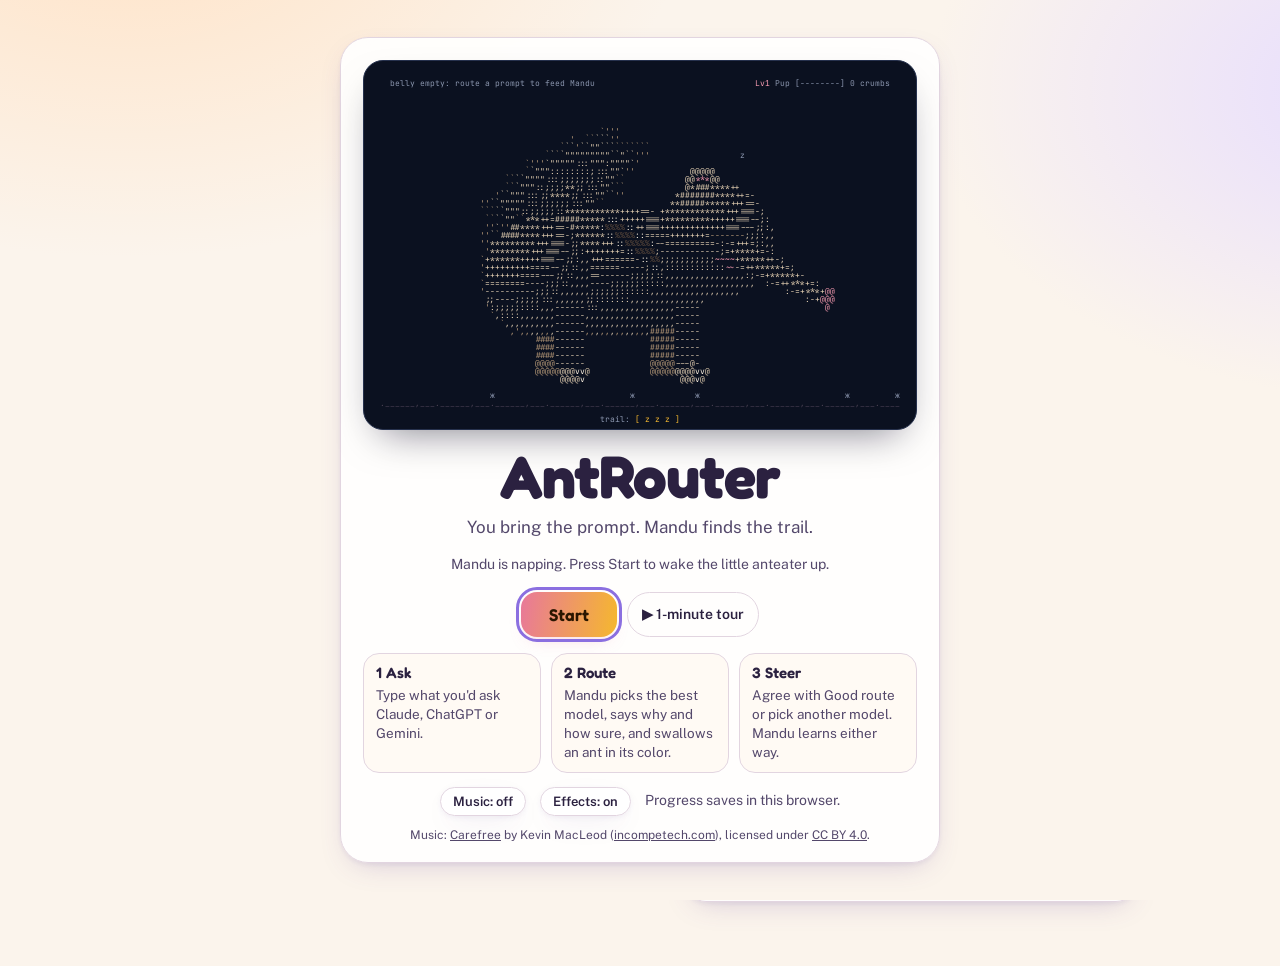
<file: index.html>
<!doctype html>
<html lang="en">
<head>
<meta charset="utf-8">
<meta name="viewport" content="width=device-width, initial-scale=1, viewport-fit=cover">
<title>AntRouter: meet Mandu</title>
<link rel="preconnect" href="https://fonts.googleapis.com">
<link rel="preconnect" href="https://fonts.gstatic.com" crossorigin>
<link href="https://fonts.googleapis.com/css2?family=Archivo:wdth,wght@62..125,400..800&family=Public+Sans:wght@400;500;600&family=JetBrains+Mono:wght@500&family=Fredoka:wght@500..700&display=swap" rel="stylesheet">
<link rel="stylesheet" href="css/app.css?v=12">
<script src="src/storage.js?v=12"></script>
<script src="src/theme.js?v=12"></script>
</head>
<body>
<div class="wrap">
  <header class="top"><h1>AntRouter</h1>
    <div class="top-right">
      <span class="hdr-stats" id="hdrStats"></span>
      <a class="hdr-btn ext-link" href="extension.html">Chrome extension</a>
      <button class="hdr-btn" id="settingsBtn" aria-haspopup="dialog">Settings</button>
      <button class="hdr-btn" id="endBtn">End session</button>
      <div class="theme-switch" role="radiogroup" aria-label="Color theme">
        <button role="radio" data-theme-choice="system">System</button><button role="radio" data-theme-choice="light">Light</button><button role="radio" data-theme-choice="dark">Dark</button>
      </div>
    </div>
  </header>
  <p class="sub">Type a prompt and Mandu the anteater picks the best model among Claude, GPT and Gemini, shows why and how sure, and learns from your reroutes. Fellow Anteaters: try typing <b>zot</b>.</p>

  <section class="card chat" aria-label="Ask Mandu">
    <div class="plat" id="plat"><span class="meta">Mandu is working in:</span></div>
    <label for="prompt" style="font-weight:600">Your prompt</label>
    <textarea id="prompt" aria-describedby="kbdHint" placeholder="Ask anything. Mandu will sniff out whether Claude, GPT or Gemini should take it."></textarea>
    <div class="samples" id="samples"></div>
    <div class="open"><button class="go" id="go">Route prompt</button><span class="meta" id="kbdHint">or press <kbd id="kbdMod">Ctrl</kbd> + <kbd>Enter</kbd> in the box</span></div>
    <div class="dials" id="dials" hidden>
      <b class="dials-title">Your priorities <span class="meta">(Trailblazer unlock)</span></b>
      <div class="dial"><label for="dialQ">Quality <output id="dialQOut"></output></label><input type="range" id="dialQ" min="0" max="10"></div>
      <div class="dial"><label for="dialS">Speed <output id="dialSOut"></output></label><input type="range" id="dialS" min="0" max="10"></div>
      <div class="dial"><label for="dialC">Low cost <output id="dialCOut"></output></label><input type="range" id="dialC" min="0" max="10"></div>
    </div>
  </section>

  <div class="tabbar">
    <div class="tabs" role="tablist" aria-label="AntRouter sections">
      <button class="tab" role="tab" id="tab-route" aria-controls="panel-route">Route</button>
      <button class="tab" role="tab" id="tab-trails" aria-controls="panel-trails">Trails</button>
      <button class="tab" role="tab" id="tab-progress" aria-controls="panel-progress">Progress</button>
      <button class="tab" role="tab" id="tab-shop" aria-controls="panel-shop">Shop</button>
      <button class="tab" role="tab" id="tab-about" aria-controls="panel-about">About</button>
    </div>
    <button class="tourbtn" id="tourBtn">▶ 1-minute tour</button>
  </div>
  <div class="tourbar" id="tourbar" role="status" aria-live="polite"><span class="step" id="tourStep">0:00</span><p id="tourCap"></p><button id="tourPause" aria-pressed="false">Pause</button><button id="tourNext">Next</button><button id="tourStop">Stop tour</button><span class="tprog" id="tourProg"></span></div>
  <div class="shade" id="shade"></div>

  <div class="stage">
    <div class="side" id="side">
      <div class="term" id="term">
        <div class="bar"><button class="wb red" id="wQuit" aria-label="Hide Mandu" title="Hide Mandu">×</button><button class="wb yellow" id="wMin" aria-label="Minimize" title="Minimize">−</button><button class="wb green" id="wMax" aria-label="Expand" title="Expand">+</button><span id="status">mandu — sniffing around</span></div>
        <pre id="screen" role="img" aria-label="Animated ASCII anteater mascot named Mandu. Ants in its belly show how many prompts went to Claude, GPT and Gemini."></pre>
      </div>
      <div class="mood">
        <button id="zot" class="zot">Zot!</button><button id="pet">Pet Mandu</button><button id="nap">Nap</button><button id="wake">Wake up</button>
      </div>
      <button class="back" id="wBack">Bring Mandu back</button>
    </div>

    <div class="panels">
      <section class="panel" role="tabpanel" id="panel-route" aria-labelledby="tab-route" tabindex="0">
        <div class="card" id="result" aria-live="polite" tabindex="-1">
          <p class="empty">Route a prompt and Mandu will follow the trail to the best model among Claude, GPT and Gemini.</p>
        </div>
        <div class="loop" aria-live="polite">
          <div class="loophead"><b>Core loop</b><span class="meta" id="laps">0 loops completed</span></div>
          <div class="steps" id="steps"></div>
          <div class="hint" id="hint"><b>Start here:</b> type a prompt above, or tap a sample.</div>
        </div>
      </section>

      <section class="panel" role="tabpanel" id="panel-trails" aria-labelledby="tab-trails" tabindex="0" hidden>
        <div class="card">
          <b class="cardtitle">Mandu's belly</b>
          <div class="meta">Every routed prompt becomes an ant in its model's color.</div>
          <div class="chips" id="bellySplit" style="margin-top:10px"></div>
        </div>
        <div class="card">
          <b class="cardtitle">Your trails</b>
          <div class="meta">A trail is what Mandu has learned about which model you prefer, for one kind of prompt at one difficulty. Rerouting strengthens it.</div>
          <div id="learned" class="meta" style="margin-top:8px"></div>
        </div>
        <div class="card">
          <b class="cardtitle">Prompt adapter</b>
          <div class="meta">When a prompt can be clearer for the model Mandu picked, a "Mandu suggests" panel shows the change and why. Your original is sent unless you choose the suggestion. This counts what you chose, so you can see whether the suggestions help.</div>
          <div id="adapterStats" class="adapter-stats" style="margin-top:8px"></div>
        </div>
      </section>

      <section class="panel" role="tabpanel" id="panel-progress" aria-labelledby="tab-progress" tabindex="0" hidden>
        <div class="card">
          <span class="meta">Mandu's level</span>
          <div class="lvl"><b id="lvName">Lv1 Pup</b><span class="meta" id="lvNext"></span></div>
          <div class="xpbar"><span id="xpFill" style="width:0%"></span></div>
          <div class="meta" id="xpText"></div>
          <ul class="unlocks" id="unlocks"></ul>
          <div style="margin-top:12px" class="crumbs" id="crumbs">0 crumbs</div>
          <div class="meta" style="margin-top:4px">Crumbs are points. You earn the most XP and crumbs by deciding: Good route (+10 XP), rerouting (+10 XP), opening the pick (+5 XP) and finishing a loop (+5 XP). Routing alone pays +4 XP. Spend crumbs on gear, second opinions or forgetting a trail.</div>
          <div class="badges" id="badges"></div>
        </div>
        <div class="card">
          <div class="loophead" style="margin:0"><b class="cardtitle">Today's trail: quests</b><span class="meta" id="qdone">0 quests done</span></div>
          <div class="meta">Small goals that pay crumbs and walk you through every mechanic. Finish one and a new one appears.</div>
          <div class="quests" id="quests"></div>
        </div>
      </section>

      <section class="panel" role="tabpanel" id="panel-shop" aria-labelledby="tab-shop" tabindex="0" hidden>
        <div class="card">
          <b class="cardtitle">Mandu's shop</b>
          <div class="meta">Spend crumbs on gear. Higher levels unlock more items. Crumbs also buy a second opinion on a pick (Route tab) or forget a trail (Trails tab).</div>
          <div class="shop" id="shop"></div>
          <button id="resetProg" style="margin-top:12px;padding:7px 12px;font-size:13px">Reset level, crumbs and gear</button>
        </div>
      </section>

      <section class="panel" role="tabpanel" id="panel-about" aria-labelledby="tab-about" tabindex="0" hidden>
        <div class="brief">
          <p class="lede">Meet Mandu, a small anteater drawn entirely in text characters. Mandu follows ant trails, and in AntRouter every trail leads a prompt to the right model. Tell Mandu which app you're in and it picks the right tier inside Claude, ChatGPT or Gemini.</p>
        </div>
        <div class="brief">
          <h2>Words Mandu uses</h2>
          <dl class="glossary">
            <dt>Trail</dt><dd>What Mandu has learned about which model you prefer for a kind of prompt. Rerouting makes it stronger.</dd>
            <dt>Crumbs</dt><dd>Points you earn by playing and spend in the shop, on second opinions or on forgetting a trail.</dd>
            <dt>Snatch</dt><dd>Mandu's tongue grabbing an ant in the chosen model's color: the moment the pick is made.</dd>
            <dt>Belly</dt><dd>The see-through stomach. Each ant is one routed prompt, so it shows your Claude / GPT / Gemini split.</dd>
            <dt>Close call</dt><dd>The top two models scored within a few points, or the prompt's keywords pointed two ways.</dd>
            <dt>Zot</dt><dd>UC Irvine's anteater cheer. Typing it makes Mandu dance; you can turn that off in Settings.</dd>
          </dl>
        </div>
        <div class="brief ext-link">
          <h2>Mandu as a Chrome extension</h2>
          <p class="ext-more">Keep Mandu one click away while you work in Claude, ChatGPT or Gemini. The extension is this same game in a toolbar popup. <a href="extension.html">See how to install and use it</a>.</p>
        </div>
        <div class="states">
          <div><h3>Sniffing</h3><p>Gentle bob, swishy tail, wiggly snout, the odd tongue flick. Eyes follow your cursor.</p></div>
          <div><h3>Following the trail</h3><p>Ants in the model's color march ahead, Mandu trots after them, and the trail sign flips to the destination.</p></div>
          <div><h3>Found it</h3><p>Happy squint, blushing cheeks, tongue out, a few floating hearts. The status line says how sure the pick is.</p></div>
          <div><h3>Rerouted and napping</h3><p>A head tilt and a question mark when you overrule it. Left alone, it curls its tail and dozes. Calm mode keeps it still.</p></div>
        </div>
        <div class="brief">
          <h2>Why an anteater</h2>
          <p>It also helps that AntRouter is built at UC Irvine, where the anteater has been the mascot since the 1960s. Mandu is its own character, but it knows the cheer: type z-o-t anywhere on this page, or press the Zot! button, and it does a little blue-and-gold victory dance.</p>
          <p class="credit">Music: <a href="https://incompetech.com/music/royalty-free/index.html?isrc=USUAN1400037">Carefree</a> by Kevin MacLeod (<a href="https://incompetech.com">incompetech.com</a>), licensed under <a href="https://creativecommons.org/licenses/by/4.0/">CC BY 4.0</a>.</p>
          <p>Real ants find the shortest path to food by laying scent trails, and computer scientists turned that into a routing method called ant colony optimization. AntRouter borrows the idea: every prompt leaves a trail, and the trails that lead to good answers get stronger. Mandu is the one who follows them. Its name comes from the tamandua, the anteater's smaller cousin, and its moods map onto the core loop: sniffing while you type, following the trail while AntRouter decides, happy when the answer arrives, puzzled when you steer.</p>
        </div>
      </section>
    </div>
  </div>
  <div class="toast" id="toast" role="status" aria-live="polite"></div>
</div>
<audio id="bgMusic" src="Carefree.mp3" loop preload="none"></audio>

<dialog id="settings" aria-labelledby="setTitle">
  <form method="dialog" class="settings">
    <h2 id="setTitle">Settings</h2>
    <label class="setrow"><input type="checkbox" id="setCalm"><span><b>Calm mode</b><span class="meta">Mandu stays still between routes, with fewer pop-ups, only key sounds and no zot shortcut.</span></span></label>
    <label class="setrow"><input type="checkbox" id="setAdapt"><span><b>Prompt suggestions</b><span class="meta">Show the prompt adapter's suggested tweaks for the chosen model. Nothing changes unless you pick a suggestion.</span></span></label>
    <label class="setrow"><input type="checkbox" id="setZot"><span><b>Zot shortcut</b><span class="meta">Typing z-o-t makes Mandu cheer.</span></span></label>
    <div class="setrow vol"><label for="setMusic"><b>Music volume</b></label><input type="range" id="setMusic" min="0" max="100" step="5"><output id="setMusicOut"></output></div>
    <div class="setrow vol"><label for="setSfx"><b>Effects volume</b></label><input type="range" id="setSfx" min="0" max="100" step="5"><output id="setSfxOut"></output></div>
    <h3>Move your save</h3>
    <p class="meta">The website and the Chrome extension keep separate saves. Copy your save code on one and load it on the other.</p>
    <textarea id="saveCode" rows="3" spellcheck="false" aria-label="Save code"></textarea>
    <div class="setactions"><button type="button" id="saveCopy">Copy my save code</button><button type="button" id="saveLoad">Load this code</button></div>
    <p class="meta" id="saveNote" role="status"></p>
    <div class="setactions end"><button class="go" value="close">Done</button></div>
  </form>
</dialog>

<div class="screen" id="launch" role="dialog" aria-modal="true" aria-labelledby="launchTitle" hidden>
  <div class="screen-card">
    <div class="screen-term term"><pre aria-hidden="true"></pre></div>
    <h2 class="screen-title" id="launchTitle">AntRouter</h2>
    <p class="screen-tag">You bring the prompt. Mandu finds the trail.</p>
    <p class="meta" id="launchSave"></p>
    <div class="screen-actions"><button class="go" id="launchStart">Start</button><button id="launchTour">▶ 1-minute tour</button><button id="launchNew" hidden>New game</button></div>
    <ol class="howto">
      <li><b>1 Ask</b>Type what you'd ask Claude, ChatGPT or Gemini.</li>
      <li><b>2 Route</b>Mandu picks the best model, says why and how sure, and swallows an ant in its color.</li>
      <li><b>3 Steer</b>Agree with Good route or pick another model. Mandu learns either way.</li>
    </ol>
    <div class="screen-foot"><button class="hdr-btn" data-music aria-pressed="false">Music: off</button><button class="hdr-btn" data-sound>Effects: on</button><span class="meta">Progress saves in this browser.</span></div>
    <p class="meta credit">Music: <a href="https://incompetech.com/music/royalty-free/index.html?isrc=USUAN1400037">Carefree</a> by Kevin MacLeod (<a href="https://incompetech.com">incompetech.com</a>), licensed under <a href="https://creativecommons.org/licenses/by/4.0/">CC BY 4.0</a>.</p>
  </div>
</div>

<div class="screen" id="exit" role="dialog" aria-modal="true" aria-labelledby="exitTitle" hidden>
  <div class="screen-card">
    <div class="screen-term term"><pre aria-hidden="true"></pre></div>
    <h2 class="screen-title" id="exitTitle">Session over</h2>
    <p class="screen-tag">Mandu curled up and went home. Here's how the trail went.</p>
    <dl class="recap" id="recap"></dl>
    <p class="meta" id="recapNote"></p>
    <div class="screen-actions"><button class="go" id="exitResume">Keep playing</button><button id="exitBack">Back to title</button></div>
    <div class="screen-foot"><span class="meta">Your progress is saved. Close the tab whenever you like.</span></div>
  </div>
</div>
<script src="src/models.js?v=12"></script>
<script src="src/audio.js?v=12"></script>
<script src="src/router.js?v=12"></script>
<script src="src/game.js?v=12"></script>
<script src="src/mandu.js?v=12"></script>
<script src="src/adapter.js?v=12"></script>
<script src="src/result.js?v=12"></script>
<script src="src/tour.js?v=12"></script>
<script src="src/app.js?v=12"></script>
</body>
</html>
</file>
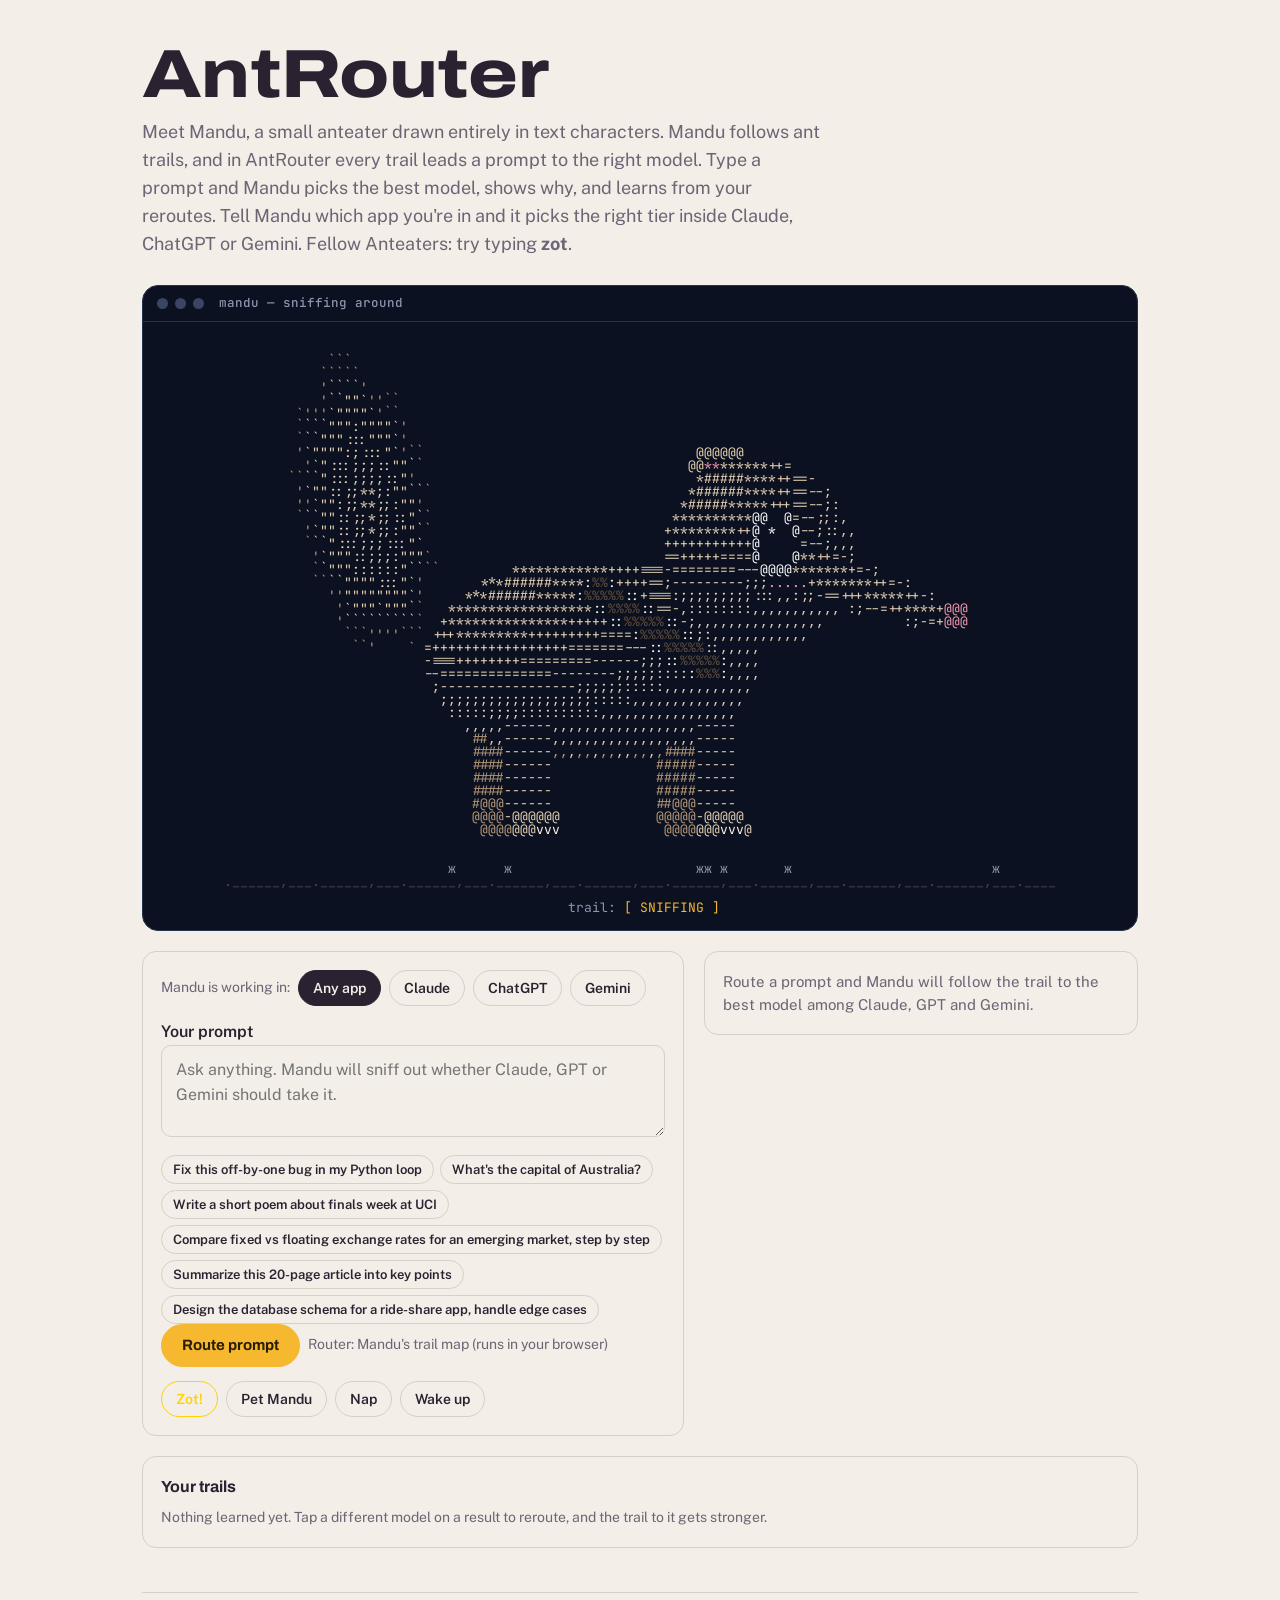
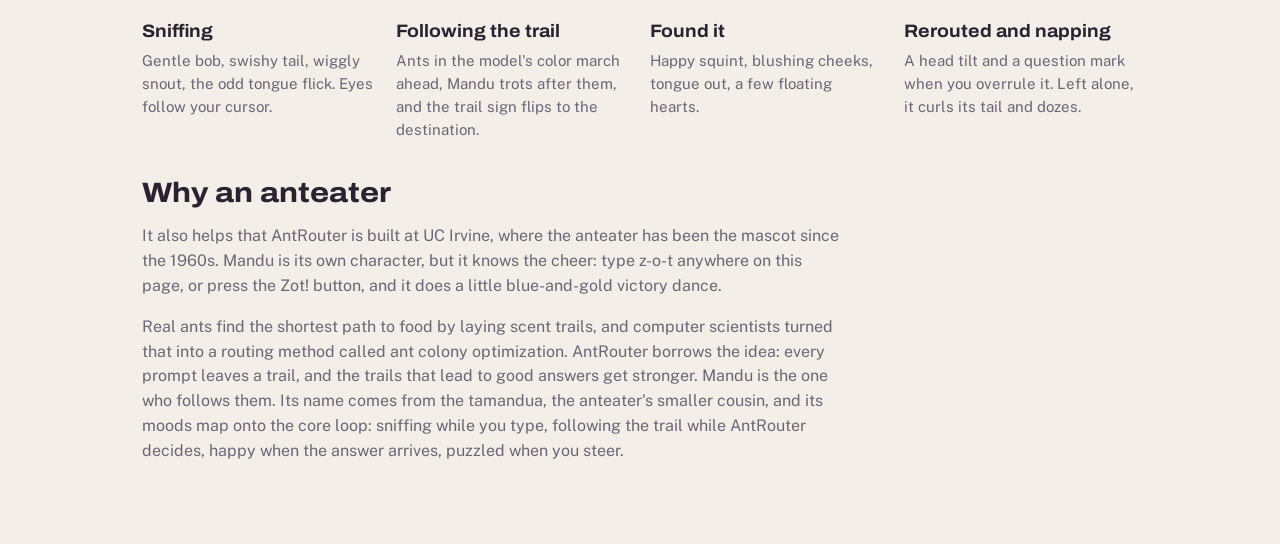
<file: versions/v1-before-progression/index.html>
<!doctype html>
<html lang="en">
<head>
<meta charset="utf-8">
<meta name="viewport" content="width=device-width, initial-scale=1, viewport-fit=cover">
<title>AntRouter (previous)</title>
<link rel="preconnect" href="https://fonts.googleapis.com">
<link rel="preconnect" href="https://fonts.gstatic.com" crossorigin>
<link href="https://fonts.googleapis.com/css2?family=Archivo:wdth,wght@62..125,400..800&family=Public+Sans:wght@400;500;600&family=JetBrains+Mono:wght@500&display=swap" rel="stylesheet">
<style>
:root{--bg:#0E1424;--rule:#26314D;--ink:#E6EAF2;--muted:#8B96AE;--signal:#F5B82E;--pink:#F59AB0;
  box-sizing:border-box;padding-top:env(safe-area-inset-top,0px);padding-bottom:env(safe-area-inset-bottom,0px)}
@media (prefers-color-scheme:light){:root:not([data-theme="dark"]){--bg:#F3EEE8;--rule:#D9CFC4;--ink:#2A2230;--muted:#6E6475}}
:root[data-theme="light"]{--bg:#F3EEE8;--rule:#D9CFC4;--ink:#2A2230;--muted:#6E6475}
*,*::before,*::after{box-sizing:inherit}
html{scroll-padding-top:env(safe-area-inset-top,0px)}
body{margin:0;background:var(--bg);color:var(--ink);font:400 16px/1.55 "Public Sans",system-ui,sans-serif}
:focus-visible{outline:3px solid var(--signal);outline-offset:2px}
.wrap{max-width:1040px;margin:0 auto;padding:40px 22px 64px}
h1{font:800 clamp(38px,6.4vw,68px)/1 "Archivo",Arial,sans-serif;font-variation-settings:"wdth" 118;margin:0 0 10px;letter-spacing:-.01em}
.sub{color:var(--muted);max-width:62ch;margin:0 0 28px;font-size:18px}
.term{background:#0B1120;border:1px solid #26314D;border-radius:16px;overflow:hidden}
.bar{display:flex;align-items:center;gap:7px;padding:11px 14px;border-bottom:1px solid #26314D}
.bar i{width:11px;height:11px;border-radius:50%;background:#3A4563;display:block}
.bar span{margin-left:8px;font:500 12.5px/1 "JetBrains Mono",ui-monospace,Menlo,Consolas,monospace;color:#8B96AE}
pre{margin:0;padding:20px 0 16px;color:#E7D2B4;font-family:"JetBrains Mono",ui-monospace,"SF Mono",Menlo,Consolas,monospace;line-height:1;white-space:pre;overflow:hidden;text-align:center;cursor:crosshair;user-select:none}
.controls{display:grid;grid-template-columns:1fr auto;gap:18px;margin-top:20px;align-items:start}
@media (max-width:720px){.controls{grid-template-columns:1fr}}
.group b{display:block;font:700 15px/1.3 "Archivo",sans-serif;margin-bottom:10px}
.chips{display:flex;flex-wrap:wrap;gap:8px}
button{font:600 14px/1 "Public Sans",sans-serif;padding:10px 14px;border-radius:999px;border:1px solid var(--rule);background:transparent;color:var(--ink);cursor:pointer;display:inline-flex;align-items:center;gap:8px}
button:hover{border-color:var(--ink)}
button .dot{width:10px;height:10px;border-radius:50%}
button.primary{background:var(--pink);color:#3A1220;border-color:var(--pink)}
.router{margin-top:20px;display:grid;grid-template-columns:minmax(0,1.25fr) minmax(0,1fr);gap:20px;align-items:start}
@media (max-width:860px){.router{grid-template-columns:1fr}}
.card{border:1px solid var(--rule);border-radius:14px;padding:18px}
textarea{width:100%;min-height:92px;resize:vertical;font:inherit;color:var(--ink);background:transparent;border:1px solid var(--rule);border-radius:10px;padding:12px 14px}
.dials{display:grid;grid-template-columns:repeat(3,1fr);gap:14px;margin:14px 0}
@media (max-width:480px){.dials{grid-template-columns:1fr}}
.dial label{display:flex;justify-content:space-between;font-weight:600;font-size:14px}
.dial output{color:var(--muted);font-weight:500}
input[type=range]{width:100%;accent-color:var(--signal)}
.go{background:var(--signal);color:#2A1E00;border-color:var(--signal);font:700 15px/1 "Archivo",sans-serif;padding:13px 20px}
.go:disabled{opacity:.5;cursor:wait}
.samples{display:flex;flex-wrap:wrap;gap:6px;margin-top:10px}
.samples button{font-size:13px;padding:7px 11px}
.pick h3{font:800 30px/1.1 "Archivo",sans-serif;font-variation-settings:"wdth" 112;margin:4px 0 6px;display:flex;align-items:center;gap:10px}
.pick .sw{width:16px;height:16px;border-radius:50%}
.meta{font-size:14px;color:var(--muted)}
.reason{margin:10px 0 14px;font-size:15.5px}
.bars{display:grid;gap:7px;margin:12px 0 16px}
.chips{display:flex;flex-wrap:wrap;gap:8px}
.chip{display:inline-flex;align-items:center;gap:7px;padding:6px 12px;border-radius:999px;border:1px solid rgba(127,127,127,.35);font-size:13.5px;cursor:pointer}
.chip:hover{background:rgba(127,127,127,.12)}
.chip.on{border-color:var(--c);font-weight:700;box-shadow:0 0 0 1px var(--c) inset}
.chip .sw{width:9px;height:9px;border-radius:50%;display:inline-block}
.barrow{display:grid;grid-template-columns:110px 1fr 34px;gap:10px;align-items:center;font-size:13.5px;cursor:pointer;border-radius:6px;padding:2px 4px}
.barrow:hover{background:rgba(127,127,127,.12)}
.barrow .track{height:8px;border-radius:4px;background:rgba(127,127,127,.18);overflow:hidden}
.barrow .fill{display:block;height:100%;border-radius:4px}
.fam{font:700 12.5px/1 "Public Sans",sans-serif;color:var(--muted);margin-top:6px}
.open{display:flex;flex-wrap:wrap;gap:8px;align-items:center}
.open a{font:700 14px/1 "Archivo",sans-serif;padding:11px 16px;border-radius:999px;text-decoration:none;color:#2A1E00;background:var(--signal)}
.empty{color:var(--muted);font-size:15px;margin:0}
.ledger{display:flex;gap:22px;flex-wrap:wrap;margin-top:12px}
.ledger b{font:750 24px/1 "Archivo",sans-serif;display:block}
.ledger span{font-size:12.5px;color:var(--muted)}
.plat{display:flex;flex-wrap:wrap;gap:8px;margin:0 0 14px;align-items:center}
.plat button[aria-pressed="true"]{background:var(--ink);color:var(--bg);border-color:var(--ink)}
.mood{display:flex;flex-wrap:wrap;gap:8px;margin-top:14px}
.states{display:grid;grid-template-columns:repeat(4,1fr);gap:20px;margin-top:44px;border-top:1px solid var(--rule);padding-top:28px}
@media (max-width:820px){.states{grid-template-columns:repeat(2,1fr)}}
@media (max-width:460px){.states{grid-template-columns:1fr}}
.states h3{font:700 18px/1.2 "Archivo",sans-serif;font-variation-settings:"wdth" 108;margin:0 0 6px}
.states p{margin:0;color:var(--muted);font-size:15px}
.brief{margin-top:36px;max-width:70ch}
.brief h2{font:750 28px/1.1 "Archivo",sans-serif;font-variation-settings:"wdth" 112;margin:0 0 12px}
.brief p{color:var(--muted)}
</style>
</head>
<body>
<div class="wrap">
  <h1>AntRouter</h1>
  <p class="sub">Meet Mandu, a small anteater drawn entirely in text characters. Mandu follows ant trails, and in AntRouter every trail leads a prompt to the right model. Type a prompt and Mandu picks the best model, shows why, and learns from your reroutes. Tell Mandu which app you're in and it picks the right tier inside Claude, ChatGPT or Gemini. Fellow Anteaters: try typing <b>zot</b>.</p>

  <div class="term">
    <div class="bar"><i></i><i></i><i></i><span id="status">mandu — sniffing around</span></div>
    <pre id="screen" role="img" aria-label="Animated ASCII anteater mascot named Mandu"></pre>
  </div>

  <div class="router">
    <div class="card">
      <div class="plat" id="plat"><span class="meta">Mandu is working in:</span></div>
      <label for="prompt" style="font-weight:600">Your prompt</label>
      <textarea id="prompt" placeholder="Ask anything. Mandu will sniff out whether Claude, GPT or Gemini should take it."></textarea>
      <div class="samples" id="samples"></div>
      <div class="open"><button class="go" id="go">Route prompt</button><span class="meta" id="engine">Router: Mandu's trail map</span></div>
      <div class="mood">
        <button id="zot" style="border-color:#FFD200;color:#FFD200">Zot!</button><button id="pet">Pet Mandu</button><button id="nap">Nap</button><button id="wake">Wake up</button>
      </div>
    </div>
    <div class="card" id="result" aria-live="polite">
      <p class="empty">Route a prompt and Mandu will follow the trail to the best model among Claude, GPT and Gemini.</p>
    </div>
  </div>
  <div class="card" style="margin-top:20px">
    <b style="font:700 16px/1.2 Archivo,sans-serif">Your trails</b>
    <div id="learned" class="meta" style="margin-top:8px"></div>
  </div>

  <div class="states">
    <div><h3>Sniffing</h3><p>Gentle bob, swishy tail, wiggly snout, the odd tongue flick. Eyes follow your cursor.</p></div>
    <div><h3>Following the trail</h3><p>Ants in the model's color march ahead, Mandu trots after them, and the trail sign flips to the destination.</p></div>
    <div><h3>Found it</h3><p>Happy squint, blushing cheeks, tongue out, a few floating hearts.</p></div>
    <div><h3>Rerouted and napping</h3><p>A head tilt and a question mark when you overrule it. Left alone, it curls its tail and dozes.</p></div>
  </div>

  <div class="brief">
    <h2>Why an anteater</h2>
    <p>It also helps that AntRouter is built at UC Irvine, where the anteater has been the mascot since the 1960s. Mandu is its own character, but it knows the cheer: type z-o-t anywhere on this page, or press the Zot! button, and it does a little blue-and-gold victory dance.</p>
    <p>Real ants find the shortest path to food by laying scent trails, and computer scientists turned that into a routing method called ant colony optimization. AntRouter borrows the idea: every prompt leaves a trail, and the trails that lead to good answers get stronger. Mandu is the one who follows them. Its name comes from the tamandua, the anteater's smaller cousin, and its moods map onto the core loop: sniffing while you type, following the trail while AntRouter decides, happy when the answer arrives, puzzled when you steer.</p>
  </div>
</div>

<script>
(function(){
const MODELS=[
 {id:'opus',fam:'Claude',name:'Claude Opus',color:'#9B7BEA',q:{code:9.6,reason:9.6,creative:9.5,fact:8.8,summarize:9.2,chat:9.0},speed:4,cost:30,open:'claude'},
 {id:'sonnet',fam:'Claude',name:'Claude Sonnet',color:'#B99BF2',q:{code:9.4,reason:9.2,creative:9.1,fact:8.8,summarize:9.0,chat:9.0},speed:7,cost:9,open:'claude'},
 {id:'haiku',fam:'Claude',name:'Claude Haiku',color:'#D6C2F8',q:{code:8.2,reason:7.5,creative:7.9,fact:8.6,summarize:8.4,chat:8.7},speed:9,cost:2.5,open:'claude'},
 {id:'gpt',fam:'GPT',name:'GPT flagship',color:'#3FBF7A',q:{code:9.4,reason:9.7,creative:8.9,fact:9.0,summarize:8.9,chat:8.9},speed:5,cost:20,open:'chatgpt'},
 {id:'gptmini',fam:'GPT',name:'GPT mini',color:'#A6CF2A',q:{code:7.8,reason:7.7,creative:7.2,fact:8.1,summarize:7.9,chat:8.2},speed:9,cost:1.2,open:'chatgpt'},
 {id:'gpro',fam:'Gemini',name:'Gemini Pro',color:'#4C8DF5',q:{code:9.1,reason:9.3,creative:8.7,fact:9.2,summarize:9.5,chat:8.6},speed:5,cost:15,open:'gemini'},
 {id:'gflash',fam:'Gemini',name:'Gemini Flash',color:'#56B8EE',q:{code:7.9,reason:7.8,creative:7.4,fact:8.4,summarize:8.8,chat:8.0},speed:10,cost:0.9,open:'gemini'}
];

const COLS=104, ROWS=44, ASPECT=0.6, VTOP=-0.7, VSPAN=1.82;
const CH=VSPAN/ROWS, CW=CH*ASPECT;
const pre=document.getElementById('screen'), statusEl=document.getElementById('status');
const reduce=window.matchMedia('(prefers-reduced-motion: reduce)').matches;
const RAMP=" .,:;-=+*#%@", TAILR=" .'`\":;*%#";
const UBLUE='#2F8FE0', UGOLD='#FFD200';
const ZFONT={Z:['#####','   # ','  #  ',' #   ','#####'],O:[' ### ','#   #','#   #','#   #',' ### '],T:['#####','  #  ','  #  ','  #  ','  #  '],'!':['#','#','#',' ','#']};
const ALPHA="ABCDEFGHIJKLMNOPQRSTUVWXYZ0123456789";
const FUR='#E7D2B4', FURD='#B89A78', STRIPE='#5E4B3C', CREAM='#FFF4E2', PINK='#F59AB0', WHITE='#FFFFFF', DIRT='#4A4152', GREY='#8B96AE';

let state='idle', stateT=0, t=0, lastInput=0;
let trailColor=GREY, plate=' SNIFFING ', target=null, flapStart=0;
let blinkAt=2, tongueAt=3, look={x:0,y:0}, pointer=null, fx=[], ants=[];
for(let i=0;i<7;i++)ants.push({x:-1.3+Math.random()*2.6,v:(Math.random()<0.5?-1:1)*(0.05+Math.random()*0.05)});

function fit(){const w=pre.parentElement.clientWidth-16;pre.style.fontSize=Math.max(5,Math.min(13,w/(COLS*0.602)))+'px'}
fit();window.addEventListener('resize',fit);
pre.addEventListener('pointermove',e=>{const r=pre.getBoundingClientRect();pointer={x:(e.clientX-r.left)/r.width*2-1,y:(e.clientY-r.top)/r.height*2-1};lastInput=t;if(state==='nap')wake()});
pre.addEventListener('pointerleave',()=>pointer=null);
pre.addEventListener('click',pet);

const len=(x,y)=>Math.sqrt(x*x+y*y);
const L=(()=>{const x=-0.45,y=-0.7,z=0.55,n=Math.hypot(x,y,z);return[x/n,y/n,z/n]})();
const shade=(b,ramp)=>{ramp=ramp||RAMP;b=Math.max(0,Math.min(0.999,b));return ramp[1+Math.floor(b*(ramp.length-1))]||ramp[ramp.length-1]};
function hex(c){return[parseInt(c.slice(1,3),16),parseInt(c.slice(3,5),16),parseInt(c.slice(5,7),16)]}
function mix(a,b,k){k=Math.max(0,Math.min(1,k));const A=hex(a),B=hex(b);return'#'+A.map((v,i)=>Math.round(v+(B[i]-v)*k).toString(16).padStart(2,'0')).join('')}
function seg(px,py,ax,ay,bx,by){const dx=bx-ax,dy=by-ay;const h=Math.max(0,Math.min(1,((px-ax)*dx+(py-ay)*dy)/(dx*dx+dy*dy)));return{d:len(px-ax-dx*h,py-ay-dy*h),h}}

function setStatus(s){statusEl.textContent='mandu — '+s}
function think(){state='thinking';stateT=0;lastInput=t;setStatus('sniffing out the best trail…')}
function routeTo(m){target=m;state='routing';stateT=0;flapStart=t;lastInput=t;trailColor=m.color;setStatus('following the trail to '+m.name.toLowerCase())}
function reroute(){const c=MODELS.filter(m=>!target||m.name!==target.name);target=c[Math.floor(Math.random()*c.length)];state='puzzled';stateT=0;lastInput=t;setStatus('hmm, new trail?')}
function zot(){state='zot';stateT=0;lastInput=t;setStatus('zot! zot! zot!')}
let keys='';window.addEventListener('keydown',e=>{if(e.target&&/INPUT|TEXTAREA/.test(e.target.tagName))return;if(e.key.length!==1)return;keys=(keys+e.key.toLowerCase()).slice(-3);if(keys==='zot')zot()});
document.getElementById('prompt').addEventListener('input',e=>{if(/(^|[^a-z])zot!?$/i.test(e.target.value))zot()});
function nap(){state='nap';stateT=0;setStatus('curled up for a nap')}
function wake(){state='idle';stateT=0;lastInput=t;setStatus(target?'hanging out at '+target.name.toLowerCase():'sniffing around')}
function pet(){if(state==='routing'||state==='puzzled')return;state='happy';stateT=0;lastInput=t;setStatus('happy wiggles');for(let i=0;i<3;i++)fx.push({kind:'heart',x:0.3+Math.random()*0.3,y:-0.35,vy:-0.25-Math.random()*0.1,life:1})}

document.getElementById('zot').onclick=zot;document.getElementById('nap').onclick=nap;
document.getElementById('wake').onclick=wake;document.getElementById('pet').onclick=pet;

function update(dt){
  t+=dt;stateT+=dt;
  if(state==='routing'&&stateT>1.8){state='happy';stateT=0;setStatus('found '+target.name.toLowerCase()+'!');for(let i=0;i<4;i++)fx.push({kind:'heart',x:0.25+Math.random()*0.4,y:-0.35,vy:-0.22-Math.random()*0.12,life:1})}
  if(state==='puzzled'&&stateT>1.2)routeTo(target);
  if(state==='happy'&&stateT>2.4){state='idle';stateT=0;setStatus(target?'hanging out at '+target.name.toLowerCase():'sniffing around')}
  if(state==='zot'&&stateT>3){state='idle';stateT=0;setStatus(target?'hanging out at '+target.name.toLowerCase():'sniffing around')}
  if(state==='zot'&&Math.random()<dt*10)fx.push({kind:'star',x:-0.9+Math.random()*1.9,y:-0.2+Math.random()*0.3,vy:-0.3,life:1,c:Math.random()<0.5?UBLUE:UGOLD});
  if(state==='idle'&&t-lastInput>22&&!reduce)nap();
  let tx,ty;
  if(state==='routing'){tx=1;ty=0.6}
  else if(state==='thinking'){tx=0.6+Math.sin(t*5)*0.4;ty=1}
  else if(state==='puzzled'){tx=Math.sin(t*8)*0.9;ty=-0.6}
  else if(pointer){tx=Math.max(-1,Math.min(1,(pointer.x-0.3)*1.6));ty=Math.max(-1,Math.min(1,(pointer.y+0.2)*1.6))}
  else{tx=Math.sin(t*0.5)*0.5;ty=Math.sin(t*0.37)*0.3}
  look.x+=(tx-look.x)*Math.min(1,dt*8);look.y+=(ty-look.y)*Math.min(1,dt*8);
  // ants
  const running=state==='routing';
  ants.forEach((a,i)=>{
    if(state==='zot'){a.v=0.7*(i%2?1:-1)}else if(running){a.v=0.9+0.1*Math.sin(i)}else if(Math.abs(a.v)>0.2){a.v=(Math.random()<0.5?-1:1)*0.06}
    if(!running&&Math.random()<dt*0.3)a.v=-a.v;
    a.x+=a.v*dt;if(a.x>1.35)a.x=-1.35;if(a.x<-1.35)a.x=1.35});
  if(!running&&state!=='happy')trailColor=mix(trailColor,GREY,dt*0.3);
  // dust when running
  if(running&&Math.random()<dt*14)fx.push({kind:'dust',x:-0.6+Math.random()*0.9,y:0.86,vy:-0.08,vx:-0.5,life:0.6});
  if(state==='nap'&&Math.random()<dt*0.9)fx.push({kind:'z',x:0.55,y:-0.25,vy:-0.12,vx:0.05,life:1});
  fx.forEach(p=>{p.y+=(p.vy||0)*dt;p.x+=(p.vx||0)*dt;p.life-=dt*(p.kind==='dust'?1.6:0.45)});
  fx=fx.filter(p=>p.life>0);
}
function eyeMode(){
  if(state==='nap')return'closed';
  if(state==='happy'||state==='zot')return'happy';
  if(t>blinkAt){if(t>blinkAt+0.15)blinkAt=t+2.2+Math.random()*3.5;return'closed'}
  return'open';
}
function tongueLen(){
  if(state==='happy'||state==='zot')return 0.1+0.03*Math.sin(t*14);
  if(state==='idle'&&t>tongueAt){const k=t-tongueAt;if(k>0.5){tongueAt=t+3+Math.random()*4;return 0}return Math.sin(k/0.5*Math.PI)*0.16}
  return 0;
}

function render(){
  const N=ROWS*COLS,grid=new Array(N).fill(' '),col=new Array(N).fill(null);
  const running=state==='routing', napping=state==='nap';
  const zotting=state==='zot';
  const bob=zotting?-Math.abs(Math.sin(t*7))*0.07:running?Math.abs(Math.sin(t*12))*-0.035:napping?Math.sin(t*1.3)*0.012:Math.sin(t*2.4)*0.018;
  const breathe=1+(napping?0.03:0.015)*Math.sin(t*(napping?1.3:2.4));
  const tilt=zotting?Math.sin(t*7)*0.12:state==='puzzled'?0.22*Math.sin(Math.min(1,stateT*3)*Math.PI/2):napping?0.18:state==='happy'?Math.sin(t*6)*0.06:0;
  const tailA=(napping?0.9:-0.25)+Math.sin(t*(running?9:1.6))*(running?0.18:0.12)+(state==='happy'||zotting?Math.sin(t*14)*0.25:0);
  const sniff=state==='thinking'?Math.sin(t*22)*0.018:(state==='idle'||running)?Math.sin(t*9)*0.012*(Math.sin(t*0.9)>0.3?1:0):0;
  const eyes=eyeMode(), tongue=tongueLen();
  const headY=napping?0.16:0;
  for(let r=0;r<ROWS;r++){
    const v=VTOP+(r+0.5)*CH;
    for(let c=0;c<COLS;c++){
      const u=(c+0.5-COLS/2)*CW;
      let x=u+0.05, y=v-bob;
      let ch=' ',cc=null,depth=-1;
      const put=(k,col)=>{ch=k;cc=col};
      // tail (pivot at back of body)
      {const px=-0.62,py=0.22;const ca=Math.cos(tailA),sa=Math.sin(tailA);const lx=(x-px)*ca+(y-py)*sa,ly=-(x-px)*sa+(y-py)*ca;
       const ex=lx+0.12,ey=ly+0.4;const ang=Math.atan2(ey,ex);const fr=1+0.09*Math.sin(ang*13+t*2);
       const q=len(ex/0.2,ey/0.46)/fr;
       if(q<1){const b=0.2+0.6*(1-q)*(ex<0?0.8:1);put(q>0.86?(Math.sin(ang*13)>0?"'":'`'):shade(b,TAILR),q>0.86?FURD:FUR)}}
      // far legs
      const legLift=i=>zotting?Math.max(0,Math.sin(t*14+i*Math.PI))*0.05:running?Math.max(0,Math.sin(t*12+i*Math.PI))*0.08:0;
      for(const [lx,i] of [[-0.42,1],[0.16,0]]){const lift=legLift(i);if(Math.abs(x-lx)<0.06&&y>0.45&&y<0.82-lift){put('#',FURD)}if(len((x-lx-0.02)/0.08,(y-0.82+lift)/0.05)<1)put('@',FURD)}
      // body
      {const cx=-0.1,cy=0.32,rx=0.52*breathe,ry=0.33*breathe;const nx=(x-cx)/rx,ny=(y-cy)/ry,q=nx*nx+ny*ny;
       if(q<1){const nz=Math.sqrt(1-q);const b=0.12+0.62*Math.max(0,nx*L[0]+ny*L[1]+nz*L[2]);put(shade(b),FUR);
        // shoulder stripe
        const s=seg(x,y,0.26,0.34,-0.08,0.1);
        if(s.d<0.035){put('%',STRIPE)}else if(s.d<0.06){put(':',CREAM)}
        // belly fluff
        if(ny>0.82&&Math.abs(Math.sin(x*40))>0.5)put(',',FURD)}}
      // near legs
      for(const [lx,i] of [[-0.3,0],[0.28,1]]){const lift=legLift(i);if(Math.abs(x-lx)<0.065&&y>0.5&&y<0.84-lift){put(shade(0.45),FUR)}if(len((x-lx-0.025)/0.085,(y-0.85+lift)/0.05)<1)put('@',FUR);
        if(len((x-lx-0.06)/0.03,(y-0.86+lift)/0.03)<1)put('v',CREAM)}
      // head group (rotated for tilt)
      {const hx=0.42,hy=-0.02+headY;const px=0.3,py=0.15;const ca=Math.cos(tilt),sa=Math.sin(tilt);
       const X=(x-px)*ca+(y-py)*sa+px, Y=-(x-px)*sa+(y-py)*ca+py;
       // ear
       const ed=len(X-0.3,Y-(hy-0.27));if(ed<0.09){put(ed<0.045?'*':'@',ed<0.045?PINK:FUR)}
       // head sphere
       const hdx=X-hx,hdy=Y-hy,hd=len(hdx,hdy),HR=0.3;
       if(hd<HR){const nx=hdx/HR,ny=hdy/HR,nz=Math.sqrt(Math.max(0,1-nx*nx-ny*ny));put(shade(0.14+0.62*Math.max(0,nx*L[0]+ny*L[1]+nz*L[2])),FUR)}
       // snout (tapered, slightly downward curve)
       const ax=0.56,ay=hy+0.04,bx=1.02,by=hy+0.2+sniff;const s=seg(X,Y,ax,ay,bx,by);const sr=0.105*(1-s.h)+0.04*s.h;
       if(s.d<sr){const k=s.d/sr;put(shade(0.2+0.5*(1-k*k)),FUR)}
       // nose
       if(len(X-bx-0.01,Y-by)<0.045)put('@',PINK);
       // tongue
       if(tongue>0){const tx2=bx+0.03+tongue,ty2=by+0.04+Math.sin(t*20)*0.01;const ts=seg(X,Y,bx+0.03,by+0.01,tx2,ty2);if(ts.d<0.014)put('~',PINK)}
       // eye
       const ex=0.47,ey=hy-0.04;const erx=0.085,ery=0.11;const qx=(X-ex)/erx,qy=(Y-ey)/ery;
       if(eyes==='open'){if(qx*qx+qy*qy<1){const ppx=ex+look.x*0.02,ppy=ey+look.y*0.025;const pq=len((X-ppx)/0.062,(Y-ppy)/0.082);
          if(pq<1){put(' ',null);if(len((X-ppx+0.018)/0.016,(Y-ppy+0.025)/0.02)<1)put('*',WHITE);else if(len((X-ppx-0.02)/0.01,(Y-ppy-0.025)/0.012)<1)put('.',WHITE)}
          else put('@',WHITE)}}
       else if(eyes==='happy'){const dd=len(qx,qy+0.35);if(Math.abs(dd-0.85)<0.25&&qy<0.0)put('^',WHITE)}
       else{if(Math.abs(qy-0.1)<0.2&&Math.abs(qx)<1&&len(qx,(qy-0.1)*2)<1.1)put('-',FURD)}
       // blush
       if(len((X-0.5)/0.06,(Y-(hy+0.1))/0.032)<1)put(state==='happy'||state==='nap'||zotting?'~':'.',PINK)
      }
      grid[r*COLS+c]=ch;col[r*COLS+c]=cc;
    }
  }
  const toRC=(x,y)=>[Math.round((y-VTOP)/CH-0.5),Math.round((x-0.05)/CW+COLS/2-0.5)];
  const place=(x,y,s,color)=>{const[r,c]=toRC(x,y);for(let i=0;i<s.length;i++){if(r>=0&&r<ROWS&&c+i>=0&&c+i<COLS){grid[r*COLS+c+i]=s[i];col[r*COLS+c+i]=color}}};
  fx.forEach(p=>{if(p.kind==='heart')place(p.x,p.y,'♥',p.life>0.3?PINK:mix('#0B1120',PINK,p.life*3));
    if(p.kind==='dust')place(p.x,p.y,p.life>0.35?'o':'.',DIRT);
    if(p.kind==='z')place(p.x,p.y,p.life>0.6?'z':'Z',GREY);
    if(p.kind==='star')place(p.x,p.y,p.life>0.5?'*':'+',p.c)});
  if(zotting){const word='ZOT!';const beat=Math.floor(stateT*3.5);const w=word.split('').reduce((a,ch)=>a+ZFONT[ch][0].length+1,0)-1;let c0=Math.round(COLS/2-w/2)+6;const r0=1;
    word.split('').forEach((ch,li)=>{const g=ZFONT[ch];if(li<=beat){g.forEach((row,ri)=>{for(let k=0;k<row.length;k++){if(row[k]!==' '){const rr=r0+ri,cc=c0+k;if(rr<ROWS&&cc<COLS){grid[rr*COLS+cc]=(beat+li)%2?'#':'@';col[rr*COLS+cc]=(beat+li)%2?UGOLD:UBLUE}}}})}c0+=g[0].length+1});}
  if(state==='puzzled')place(0.62,-0.45,'?',PINK);
  // ground + ants
  const gr=ROWS-3;for(let c=0;c<COLS;c++){const k=(c*7+(running?Math.floor(t*25):0))%11;grid[gr*COLS+c]=k===0?'.':k===5?',':'_';col[gr*COLS+c]=DIRT}
  ants.forEach(a=>{const c=Math.round(a.x/CW+COLS/2);for(const cc of [c]){if(cc>=0&&cc<COLS){grid[(gr-1)*COLS+cc]='ж';col[(gr-1)*COLS+cc]=zotting?(ants.indexOf(a)%2?UGOLD:UBLUE):trailColor}}});
  // trail sign
  let text=plate;
  if(state==='routing'){const name=' '+target.name.toUpperCase()+' ';const el=t-flapStart;text=name.split('').map((ch,i)=>ch===' '?' ':el>0.35+i*0.07?ch:ALPHA[Math.floor(Math.random()*ALPHA.length)]).join('');if(el>0.35+name.length*0.07)plate=name}
  else if(state==='thinking')text=' '+'SNIFFING'.slice(0,3+Math.floor(t*6)%6)+' ';
  else if(state==='nap')text=' z z z ';
  else if(zotting)text=' ZOT ZOT ZOT ';
  else if(target){plate=' '+target.name.toUpperCase()+' ';text=plate}
  text='trail: ['+text+']';
  const sr=ROWS-1,sc=Math.round(COLS/2-text.length/2);for(let i=0;i<text.length;i++){grid[sr*COLS+sc+i]=text[i];col[sr*COLS+sc+i]=i<6?GREY:zotting?(Math.floor(t*6)%2?UGOLD:UBLUE):'#F5B82E'}
  let out='';
  for(let r=0;r<ROWS;r++){let cur,buf='';
    for(let c=0;c<COLS;c++){const i=r*COLS+c;let ch=grid[i];const k=ch===' '?null:col[i];
      if(ch==='<')ch='&lt;';else if(ch==='>')ch='&gt;';else if(ch==='&')ch='&amp;';
      if(k!==cur){if(buf)out+=cur?'<span style="color:'+cur+'">'+buf+'</span>':buf;buf='';cur=k}buf+=ch}
    if(buf)out+=cur?'<span style="color:'+cur+'">'+buf+'</span>':buf;if(r<ROWS-1)out+='\n'}
  pre.innerHTML=out;
}
// ================= ROUTER =================
const TASKS={
 code:{label:'code',re:/\b(code|function|bug|error|python|javascript|java|sql|api|regex|compile|refactor|debug|class|react|typescript|loop|schema|database)\b/gi},
 reason:{label:'reasoning & analysis',re:/\b(prove|why|calculate|solve|math|equation|probability|logic|plan|strategy|compare|tradeoffs?|analy[sz]e|derive|evaluate|explain)\b/gi},
 creative:{label:'creative writing',re:/\b(poem|story|lyrics|slogan|tagline|creative|character|script|essay|caption|rewrite)\b/gi},
 fact:{label:'quick fact',re:/(what is|what's|who is|who was|when did|when was|where is|define|capital of|how many|meaning of)/gi},
 summarize:{label:'summarizing',re:/\b(summari[sz]e|tl;?dr|condense|key points|article|paper|pdf|document|notes|transcript)\b/gi},
 chat:{label:'everyday chat',re:/\b(hey|hi|thanks|help me|should i|advice|recommend|ideas?|feel)\b/gi}
};
const HARD=/\b(step by step|architecture|design|prove|edge cases?|optimi[sz]e|rigorous|in depth|detailed|tradeoffs?|multi-step|from scratch)\b/gi;
const SAMPLES=['Fix this off-by-one bug in my Python loop',"What's the capital of Australia?",'Write a short poem about finals week at UCI','Compare fixed vs floating exchange rates for an emerging market, step by step','Summarize this 20-page article into key points','Design the database schema for a ride-share app, handle edge cases'];
const $=id=>document.getElementById(id);
const store={get(k,d){try{const v=localStorage.getItem('antrouter:'+k);return v?JSON.parse(v):d}catch(e){return d}},set(k,v){try{localStorage.setItem('antrouter:'+k,JSON.stringify(v))}catch(e){}}};
let bias=store.get('bias',{}), ledger=store.get('ledger',{routes:0,reroutes:0,spent:0,flag:0});
let current=null, sampleFn=null, busy=false;
const PLATFORMS=[{id:'any',label:'Any app',fam:null},{id:'claude',label:'Claude',fam:'Claude'},{id:'chatgpt',label:'ChatGPT',fam:'GPT'},{id:'gemini',label:'Gemini',fam:'Gemini'}];
let platform=store.get('platform','any');
const allowed=()=>{const f=PLATFORMS.find(x=>x.id===platform).fam;return MODELS.filter(m=>!f||m.fam===f)};
function renderPlat(){const box=$('plat');box.querySelectorAll('button').forEach(b=>b.remove());
  PLATFORMS.forEach(pl=>{const b=document.createElement('button');b.textContent=pl.label;b.setAttribute('aria-pressed',platform===pl.id);b.onclick=()=>{platform=pl.id;store.set('platform',platform);renderPlat();setStatus(pl.fam?'working inside '+pl.label:'free to roam any app')};box.appendChild(b)})}
renderPlat();

SAMPLES.forEach(x=>{const b=document.createElement('button');b.textContent=x;b.onclick=()=>{$('prompt').value=x;doRoute()};$('samples').appendChild(b)});
$('go').onclick=()=>doRoute();
$('prompt').addEventListener('keydown',e=>{if(e.key==='Enter'&&(e.metaKey||e.ctrlKey))doRoute()});

$('engine').textContent='Router: Mandu\'s trail map (runs in your browser)';

function weights(){return{Q:0.6,S:0.2,C:0.2}}
function classify(text){
  let best=0,task='chat';
  for(const k in TASKS){const m=text.match(TASKS[k].re);const n=m?m.length:0;if(n>best){best=n;task=k}}
  if(best===0)task=text.trim().split(/\s+/).length<8?'fact':'chat';
  let cx=0.25+Math.min(text.length/500,0.3)+(text.match(HARD)||[]).length*0.18;
  if(task==='fact'||task==='chat')cx-=0.1;if(task==='reason'||task==='code')cx+=0.1;
  return{task,complexity:Math.max(0.1,Math.min(1,cx))};
}
const LMAX=Math.log(30),LMIN=Math.log(0.9);
function localScores(task,cx){const w=weights();const o={};
  MODELS.forEach(m=>{const q=w.Q*((m.q[task]-7)/3)*(0.3+0.7*cx)*2.2,s=w.S*m.speed/10,c=w.C*((LMAX-Math.log(m.cost))/(LMAX-LMIN));o[m.id]=Math.round(Math.max(0,Math.min(100,(q+s+c)*100)))});return o}
function applyBias(scores,task){const o={};MODELS.forEach(m=>{o[m.id]=Math.max(0,Math.min(100,Math.round((scores[m.id]||0)+((bias[task]&&bias[task][m.id])||0)*100)))});return o}
function ranked(scores){return allowed().sort((a,b)=>scores[b.id]-scores[a.id])}

function localDecision(text){const c=classify(text);const scores=localScores(c.task,c.complexity);const top=ranked(scores);
  const w=weights();const r=top[0];let why;
  const pl=PLATFORMS.find(x=>x.id===platform);
  const fam=pl.fam?MODELS.filter(m=>m.fam===pl.fam):null;
  const tier=fam?(r.cost===Math.min(...fam.map(m=>m.cost))?'fastest':r.cost===Math.max(...fam.map(m=>m.cost))?'strongest':'middle'):null;
  if(fam&&tier==='fastest')why=`You're in ${pl.label} and this ${c.complexity<0.4?'simple':''} ${TASKS[c.task].label} prompt doesn't need more than its fastest, cheapest tier.`.replace('  ',' ');
  else if(fam&&tier==='strongest')why=`You're in ${pl.label} and this is a ${c.complexity>=0.7?'hard':'demanding'} ${TASKS[c.task].label} prompt, so it's worth ${pl.label}'s strongest tier.`;
  else if(fam)why=`You're in ${pl.label}; its middle tier handles this ${TASKS[c.task].label} prompt well without paying for the top model.`;
  else if(c.complexity<0.4&&r.cost<5)why=`A simple ${TASKS[c.task].label} prompt, so a fast, inexpensive model does the job.`;
  else if(w.Q>0.5)why=`${r.name} is the strongest fit for ${TASKS[c.task].label} at this difficulty.`;
  else why=`${r.name} gives the best balance of quality, speed and cost for ${TASKS[c.task].label}.`;
  return{task:c.task,complexity:c.complexity,scores,reason:why}}

async function doRoute(){
  const text=$('prompt').value.trim();
  if(!text){$('result').innerHTML='<p class="empty">Type a prompt or tap a sample first.</p>';return}
  if(busy)return;busy=true;$('go').disabled=true;think();
  let d;
  d=localDecision(text);
  d.final=applyBias(d.scores,d.task);
  const order=ranked(d.final);
  current={text,d,chosen:order[0],original:order[0],rerouted:false,rated:false};
  ledger.routes++;ledger.spent+=order[0].cost;ledger.flag+=30;store.set('ledger',ledger);
  busy=false;$('go').disabled=false;
  routeTo(current.chosen);renderResult();renderLearned();
}
function nudge(task,id,a){bias[task]=bias[task]||{};bias[task][id]=Math.max(-0.3,Math.min(0.4,(bias[task][id]||0)+a));store.set('bias',bias)}
function reroute(id){
  if(!current||current.chosen.id===id||!allowed().some(m=>m.id===id))return;
  const m=MODELS.find(x=>x.id===id);
  nudge(current.d.task,id,0.08);nudge(current.d.task,current.original.id,-0.04);
  ledger.reroutes++;ledger.spent+=m.cost-current.chosen.cost;store.set('ledger',ledger);
  current.chosen=m;current.rerouted=true;current.rated=true;
  target=m;state='puzzled';stateT=0;lastInput=t;setStatus('hmm, new trail?');
  renderResult();renderLearned();
}
const OPEN={claude:{label:'Claude',url:q=>'https://claude.ai/new?q='+encodeURIComponent(q)},chatgpt:{label:'ChatGPT',url:q=>'https://chatgpt.com/?q='+encodeURIComponent(q)},gemini:{label:'Gemini',url:()=>'https://gemini.google.com/app'}};
function esc(x){return String(x).replace(/[&<>"]/g,c=>({'&':'&amp;','<':'&lt;','>':'&gt;','"':'&quot;'}[c]))}
function renderResult(){
  const {d,chosen,rerouted}=current;const order=ranked(d.final);const runner=order.find(m=>m.id!==chosen.id)||chosen;
  const o=OPEN[chosen.open];
  let bars='';
  const fams=[...new Set(allowed().map(m=>m.fam))];
  fams.forEach(f=>{bars+=`<div class="fam">${f}${fams.length===1?' (you are in this app)':''}</div><div class="chips">`;MODELS.filter(m=>m.fam===f).forEach(m=>{
    const on=m.id===chosen.id;bars+=`<div class="chip${on?' on':''}" role="button" tabindex="0" data-id="${m.id}" aria-label="Reroute to ${m.name}" style="--c:${m.color}"><span class="sw" style="background:${m.color}"></span>${m.name}</div>`});bars+='</div>'});
  $('result').innerHTML=`<div class="pick"><span class="meta">${rerouted?'You rerouted to':'Mandu picked'}</span>
    <h3><span class="sw" style="background:${chosen.color}"></span>${chosen.name}</h3>
    <div class="meta">Reads as ${TASKS[d.task].label}, complexity ${d.complexity<0.4?'low':d.complexity<0.7?'medium':'high'}. Runner-up: ${runner.name}.</div>
    <p class="reason">${rerouted?'Got it. Next time a '+TASKS[d.task].label+' prompt comes in, the trail to '+esc(chosen.name)+' will be a little stronger.':esc(d.reason)}</p>
    ${d.note?`<p class="meta">${esc(d.note)}</p>`:''}
    <div class="bars">${bars}</div>
    <div class="open"><a id="openLink" href="${o.url(current.text)}" target="_blank" rel="noopener">Open in ${o.label}</a>
    ${current.rated?'':'<button id="good">Good route</button>'}<span class="meta">Wrong trail? Tap another model above to reroute.</span></div>
    ${chosen.open==='gemini'?'<button id="copyBtn" type="button" style="margin-left:8px">Copy prompt</button><p class="meta" id="copyNote" style="margin-top:8px">Gemini can\'t receive a prompt through a link, so AntRouter copies it for you. Paste it into Gemini with Ctrl/Cmd+V.</p>':''}</div>`;
  $('result').querySelectorAll('.chip').forEach(el=>{const go=()=>reroute(el.dataset.id);el.onclick=go;el.onkeydown=e=>{if(e.key==='Enter'||e.key===' '){e.preventDefault();go()}}});
  const copyPrompt=()=>{const txt=current.text;let ok=false;try{const ta=document.createElement('textarea');ta.value=txt;ta.style.position='fixed';ta.style.opacity='0';document.body.appendChild(ta);ta.select();ok=document.execCommand('copy');ta.remove()}catch(e){}try{navigator.clipboard&&navigator.clipboard.writeText(txt).then(()=>{},()=>{})}catch(e){}const n=$('copyNote');if(n)n.textContent=ok?'Prompt copied. Paste it into Gemini with Ctrl/Cmd+V.':'Copy the prompt from the box above, then paste it into Gemini.'};
  $('openLink').onclick=()=>{if(chosen.open==='gemini')copyPrompt()};
  const cb=$('copyBtn');if(cb)cb.onclick=copyPrompt;
  const g=$('good');if(g)g.onclick=()=>{nudge(d.task,chosen.id,0.03);current.rated=true;pet();renderResult();renderLearned()};
}
function renderLearned(){
  const items=[];for(const tk in bias)for(const id in bias[tk]){const v=bias[tk][id];if(Math.abs(v)>0.001)items.push({tk,id,v})}
  items.sort((a,b)=>Math.abs(b.v)-Math.abs(a.v));
  $('learned').innerHTML=items.length?items.slice(0,6).map(i=>{const m=MODELS.find(x=>x.id===i.id);return `<div><span style="display:inline-block;width:10px;height:10px;border-radius:50%;background:${m.color};margin-right:8px"></span>${TASKS[i.tk].label}: ${i.v>0?'stronger trail to':'weaker trail to'} ${m.name} (${i.v>0?'+':''}${Math.round(i.v*100)})</div>`}).join('')+'<button id="resetT" style="margin-top:10px;padding:7px 12px;font-size:13px">Reset trails</button>':'Nothing learned yet. Tap a different model on a result to reroute, and the trail to it gets stronger.';
  const r=$('resetT');if(r)r.onclick=()=>{bias={};ledger={routes:0,reroutes:0,spent:0,flag:0};store.set('bias',bias);store.set('ledger',ledger);renderLearned()};
}
renderLearned();

let last=performance.now();
function loop(now){const dt=Math.min(0.05,(now-last)/1000);last=now;update(dt);render();requestAnimationFrame(loop)}
if(reduce){update(0.016);render()}else requestAnimationFrame(loop);
})();
</script>
</body>
</html>
</file>
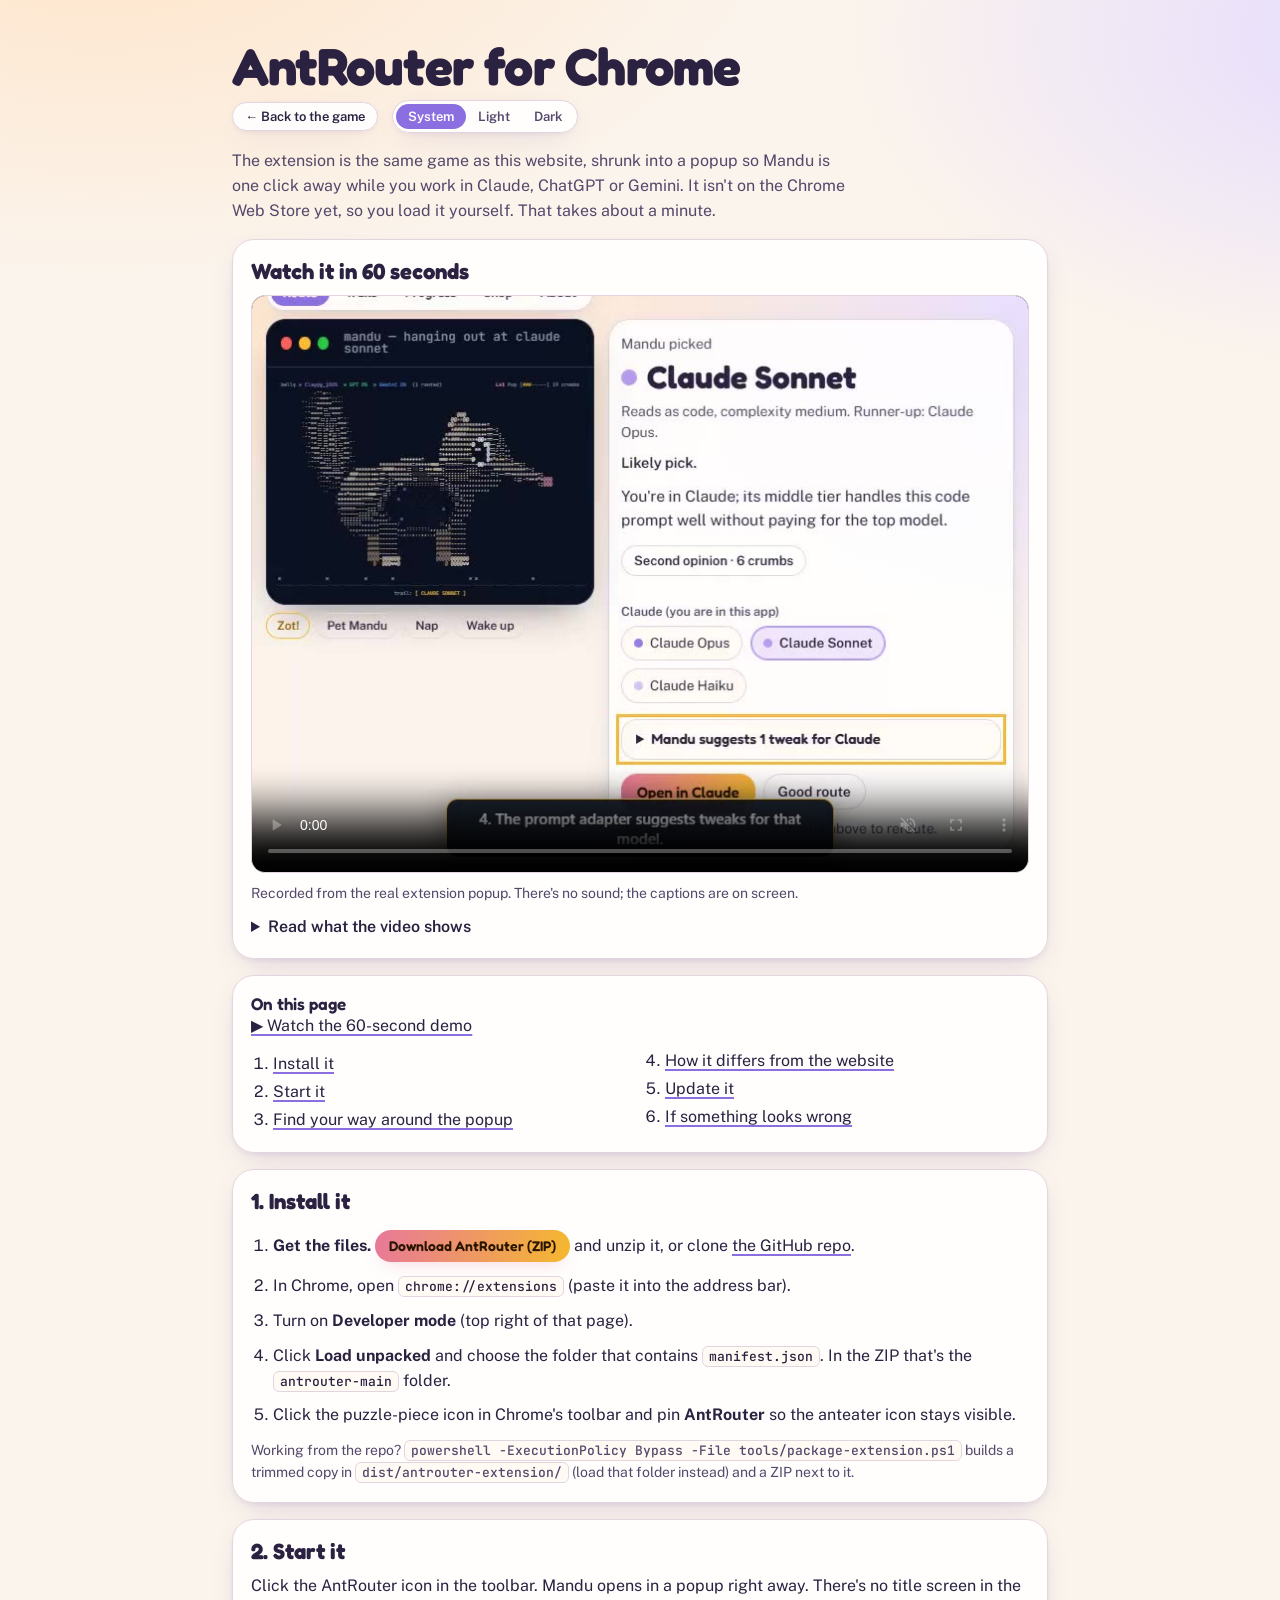
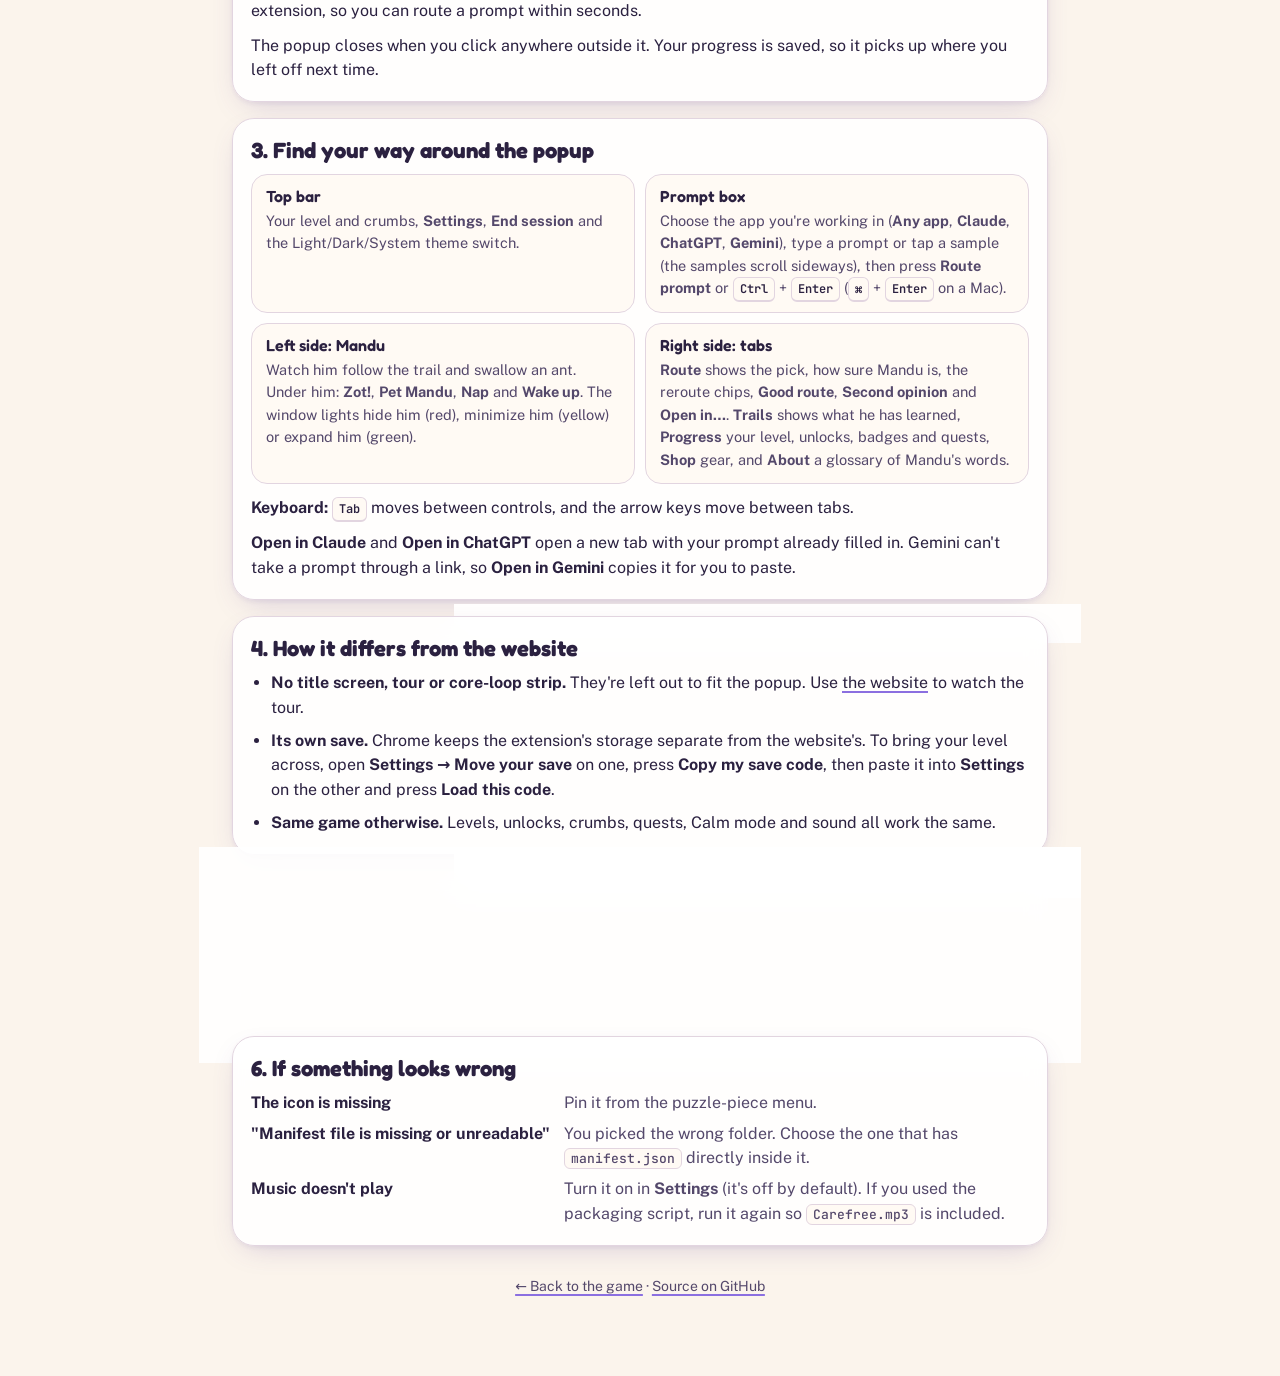
<file: extension.html>
<!doctype html>
<html lang="en">
<head>
<meta charset="utf-8">
<meta name="viewport" content="width=device-width, initial-scale=1, viewport-fit=cover">
<title>AntRouter Chrome extension</title>
<meta name="description" content="How to install, start and find your way around the AntRouter Chrome extension.">
<link rel="preconnect" href="https://fonts.googleapis.com">
<link rel="preconnect" href="https://fonts.gstatic.com" crossorigin>
<link href="https://fonts.googleapis.com/css2?family=Public+Sans:wght@400;500;600&family=JetBrains+Mono:wght@500&family=Fredoka:wght@500..700&display=swap" rel="stylesheet">
<link rel="stylesheet" href="css/app.css?v=12">
<script src="src/storage.js?v=12"></script>
<script src="src/theme.js?v=12"></script>
<style>
/* demo video (this page only) */
.guide-demo video{display:block;width:100%;max-width:780px;aspect-ratio:780/580;height:auto;margin:6px auto 10px;border-radius:14px;border:1px solid var(--rule);background:#0B1120}
.guide-demo details{margin-top:6px}
.guide-demo summary{cursor:pointer;font-weight:600}
.guide-demo ol{margin:8px 0 0;padding-left:22px;display:grid;gap:4px;color:var(--muted)}
.guide-toc .demo-link{margin:8px 0 0}
</style>
</head>
<body>
<div class="wrap guide">
  <header class="top"><h1>AntRouter for Chrome</h1>
    <div class="top-right">
      <a class="hdr-btn" href="./">← Back to the game</a>
      <div class="theme-switch" role="radiogroup" aria-label="Color theme">
        <button role="radio" data-theme-choice="system">System</button><button role="radio" data-theme-choice="light">Light</button><button role="radio" data-theme-choice="dark">Dark</button>
      </div>
    </div>
  </header>
  <p class="sub">The extension is the same game as this website, shrunk into a popup so Mandu is one click away while you work in Claude, ChatGPT or Gemini. It isn't on the Chrome Web Store yet, so you load it yourself. That takes about a minute.</p>

  <section class="card guide-demo" id="demo" aria-labelledby="h-demo">
    <h2 id="h-demo">Watch it in 60 seconds</h2>
    <video controls muted playsinline preload="metadata" poster="media/extension-demo-poster.jpg" aria-describedby="demo-note">
      <source src="media/extension-demo.mp4" type="video/mp4">
      Your browser can't play this video. <a href="media/extension-demo.mp4">Download the demo (MP4)</a>.
    </video>
    <p class="meta" id="demo-note">Recorded from the real extension popup. There's no sound; the captions are on screen.</p>
    <details>
      <summary>Read what the video shows</summary>
      <ol>
        <li>Click the AntRouter icon in Chrome's toolbar and Mandu opens in a popup.</li>
        <li>Pick the app you're working in (Claude), type a prompt and press <b>Route prompt</b>.</li>
        <li>Mandu follows the trail, swallows an ant, and says which model, why and how sure he is.</li>
        <li>The prompt adapter suggests a tweak for that model, with the reason and a diff. Your original is sent unless you press <b>Use suggested prompt</b>.</li>
        <li><b>Open in Claude</b> opens a new tab with the prompt filled in.</li>
        <li>Tapping another model reroutes; Mandu learns that trail for next time.</li>
        <li>The Trails and Progress tabs show what he learned and what you've unlocked.</li>
        <li><b>Settings</b> has Calm mode, volume, and a save code to move your progress between the extension and the website.</li>
      </ol>
    </details>
  </section>

  <nav class="card guide-toc" aria-label="On this page">
    <b class="cardtitle">On this page</b>
    <p class="demo-link"><a href="#demo">▶ Watch the 60-second demo</a></p>
    <ol>
      <li><a href="#install">Install it</a></li>
      <li><a href="#start">Start it</a></li>
      <li><a href="#popup">Find your way around the popup</a></li>
      <li><a href="#differences">How it differs from the website</a></li>
      <li><a href="#update">Update it</a></li>
      <li><a href="#help">If something looks wrong</a></li>
    </ol>
  </nav>

  <section class="card" id="install" aria-labelledby="h-install">
    <h2 id="h-install">1. Install it</h2>
    <ol class="steps-list">
      <li><b>Get the files.</b> <a class="go guide-dl" href="https://github.com/EthanEthernet/antrouter/archive/refs/heads/main.zip">Download AntRouter (ZIP)</a> and unzip it, or clone <a href="https://github.com/EthanEthernet/antrouter">the GitHub repo</a>.</li>
      <li>In Chrome, open <code>chrome://extensions</code> (paste it into the address bar).</li>
      <li>Turn on <b>Developer mode</b> (top right of that page).</li>
      <li>Click <b>Load unpacked</b> and choose the folder that contains <code>manifest.json</code>. In the ZIP that's the <code>antrouter-main</code> folder.</li>
      <li>Click the puzzle-piece icon in Chrome's toolbar and pin <b>AntRouter</b> so the anteater icon stays visible.</li>
    </ol>
    <p class="meta">Working from the repo? <code>powershell -ExecutionPolicy Bypass -File tools/package-extension.ps1</code> builds a trimmed copy in <code>dist/antrouter-extension/</code> (load that folder instead) and a ZIP next to it.</p>
  </section>

  <section class="card" id="start" aria-labelledby="h-start">
    <h2 id="h-start">2. Start it</h2>
    <p>Click the AntRouter icon in the toolbar. Mandu opens in a popup right away. There's no title screen in the extension, so you can route a prompt within seconds.</p>
    <p>The popup closes when you click anywhere outside it. Your progress is saved, so it picks up where you left off next time.</p>
  </section>

  <section class="card" id="popup" aria-labelledby="h-popup">
    <h2 id="h-popup">3. Find your way around the popup</h2>
    <div class="guide-map">
      <div><h3>Top bar</h3><p>Your level and crumbs, <b>Settings</b>, <b>End session</b> and the Light/Dark/System theme switch.</p></div>
      <div><h3>Prompt box</h3><p>Choose the app you're working in (<b>Any app</b>, <b>Claude</b>, <b>ChatGPT</b>, <b>Gemini</b>), type a prompt or tap a sample (the samples scroll sideways), then press <b>Route prompt</b> or <kbd>Ctrl</kbd> + <kbd>Enter</kbd> (<kbd>⌘</kbd> + <kbd>Enter</kbd> on a Mac).</p></div>
      <div><h3>Left side: Mandu</h3><p>Watch him follow the trail and swallow an ant. Under him: <b>Zot!</b>, <b>Pet Mandu</b>, <b>Nap</b> and <b>Wake up</b>. The window lights hide him (red), minimize him (yellow) or expand him (green).</p></div>
      <div><h3>Right side: tabs</h3><p><b>Route</b> shows the pick, how sure Mandu is, the reroute chips, <b>Good route</b>, <b>Second opinion</b> and <b>Open in…</b>. <b>Trails</b> shows what he has learned, <b>Progress</b> your level, unlocks, badges and quests, <b>Shop</b> gear, and <b>About</b> a glossary of Mandu's words.</p></div>
    </div>
    <p><b>Keyboard:</b> <kbd>Tab</kbd> moves between controls, and the arrow keys move between tabs.</p>
    <p><b>Open in Claude</b> and <b>Open in ChatGPT</b> open a new tab with your prompt already filled in. Gemini can't take a prompt through a link, so <b>Open in Gemini</b> copies it for you to paste.</p>
  </section>

  <section class="card" id="differences" aria-labelledby="h-diff">
    <h2 id="h-diff">4. How it differs from the website</h2>
    <ul>
      <li><b>No title screen, tour or core-loop strip.</b> They're left out to fit the popup. Use <a href="./">the website</a> to watch the tour.</li>
      <li><b>Its own save.</b> Chrome keeps the extension's storage separate from the website's. To bring your level across, open <b>Settings → Move your save</b> on one, press <b>Copy my save code</b>, then paste it into <b>Settings</b> on the other and press <b>Load this code</b>.</li>
      <li><b>Same game otherwise.</b> Levels, unlocks, crumbs, quests, Calm mode and sound all work the same.</li>
    </ul>
  </section>

  <section class="card" id="update" aria-labelledby="h-update">
    <h2 id="h-update">5. Update it</h2>
    <p>Download a fresh ZIP (or pull the repo), replace the old folder, then go to <code>chrome://extensions</code> and click the circular <b>reload</b> arrow on the AntRouter card. Your save is kept as long as you reload the same extension rather than removing it.</p>
  </section>

  <section class="card" id="help" aria-labelledby="h-help">
    <h2 id="h-help">6. If something looks wrong</h2>
    <dl class="glossary">
      <dt>The icon is missing</dt><dd>Pin it from the puzzle-piece menu.</dd>
      <dt>"Manifest file is missing or unreadable"</dt><dd>You picked the wrong folder. Choose the one that has <code>manifest.json</code> directly inside it.</dd>
      <dt>Music doesn't play</dt><dd>Turn it on in <b>Settings</b> (it's off by default). If you used the packaging script, run it again so <code>Carefree.mp3</code> is included.</dd>
    </dl>
  </section>

  <p class="meta guide-foot"><a href="./">← Back to the game</a> · <a href="https://github.com/EthanEthernet/antrouter">Source on GitHub</a></p>
</div>
</body>
</html>
</file>
<file: css/app.css>
/* Colour tokens. Light is the base; dark applies when the system prefers it (and the viewer hasn't picked Light) or when Dark is picked. */
:root{--bg:#FBF4EC;--glow1:#FFE3C7;--glow2:#E6DCFF;--surface:rgba(255,255,255,.9);--surface-2:rgba(255,250,244,.96);--field:#FFFFFF;
  --rule:#E2D5E0;--hover:rgba(139,111,224,.09);--ink:#2B2140;--muted:#54486B;--signal:#F5B82E;--signal-ink:#8F5F00;--pink:#E8789A;
  --accent:#8B6FE0;--accent-soft:rgba(139,111,224,.16);--on-accent:#FFFFFF;--shadow:0 10px 30px -12px rgba(92,64,150,.28),0 2px 6px -2px rgba(92,64,150,.12);
  --go-shadow:rgba(232,120,154,.35);color-scheme:light;
  box-sizing:border-box;padding-top:env(safe-area-inset-top,0px);padding-bottom:env(safe-area-inset-bottom,0px)}
@media (prefers-color-scheme:dark){:root:not([data-theme="light"]){--bg:#130F22;--glow1:#2A1B47;--glow2:#0F2A3F;--surface:rgba(255,255,255,.085);--surface-2:rgba(255,255,255,.07);--field:rgba(10,8,22,.55);
  --rule:rgba(220,205,255,.13);--hover:rgba(185,155,242,.12);--ink:#EFEAFF;--muted:#C6BEDF;--signal-ink:#F7C55A;--pink:#F59AB0;
  --accent:#B99BF2;--accent-soft:rgba(185,155,242,.2);--on-accent:#1C1233;--shadow:0 14px 34px -14px rgba(0,0,0,.7),0 2px 6px -2px rgba(0,0,0,.4);--go-shadow:rgba(245,154,176,.25);color-scheme:dark}}
:root[data-theme="dark"]{--bg:#130F22;--glow1:#2A1B47;--glow2:#0F2A3F;--surface:rgba(255,255,255,.085);--surface-2:rgba(255,255,255,.07);--field:rgba(10,8,22,.55);
  --rule:rgba(220,205,255,.13);--hover:rgba(185,155,242,.12);--ink:#EFEAFF;--muted:#C6BEDF;--signal-ink:#F7C55A;--pink:#F59AB0;
  --accent:#B99BF2;--accent-soft:rgba(185,155,242,.2);--on-accent:#1C1233;--shadow:0 14px 34px -14px rgba(0,0,0,.7),0 2px 6px -2px rgba(0,0,0,.4);--go-shadow:rgba(245,154,176,.25);color-scheme:dark}
*,*::before,*::after{box-sizing:inherit}
html{scroll-padding-top:env(safe-area-inset-top,0px)}
body{margin:0;background:var(--bg);color:var(--ink);font:400 16px/1.55 "Public Sans",system-ui,sans-serif}
:focus-visible{outline:3px solid var(--signal);outline-offset:2px}
.wrap{max-width:1040px;margin:0 auto;padding:40px 22px 64px}
h1{font:800 clamp(38px,6.4vw,68px)/1 "Archivo",Arial,sans-serif;font-variation-settings:"wdth" 118;margin:0 0 10px;letter-spacing:-.01em}
.sub{color:var(--muted);max-width:62ch;margin:0 0 28px;font-size:18px}
.term{background:#0B1120;border:1px solid #26314D;border-radius:16px;overflow:hidden}
.bar{display:flex;align-items:center;gap:7px;padding:11px 14px;border-bottom:1px solid #26314D}
.bar .wb{width:13px;height:13px;border-radius:50%;padding:0;border:0;display:grid;place-items:center;font:700 9px/1 "JetBrains Mono",monospace;color:transparent;cursor:pointer}
.bar .wb:hover,.bar .wb:focus-visible{color:rgba(0,0,0,.6)}
.bar .wb.red{background:#FF5F57}.bar .wb.yellow{background:#FEBC2E}.bar .wb.green{background:#28C840}
.term.min pre{display:none}
.term.max{position:fixed;inset:12px;z-index:50;display:flex;flex-direction:column;box-shadow:0 20px 80px rgba(0,0,0,.6)}
.term.max pre{margin:auto 0}
.shade{position:fixed;inset:0;background:rgba(5,8,16,.7);z-index:49;display:none}
.shade.on{display:block}
.bar span{margin-left:8px;font:500 12.5px/1 "JetBrains Mono",ui-monospace,Menlo,Consolas,monospace;color:#8B96AE}
pre{margin:0;padding:20px 0 16px;color:#E7D2B4;font-family:"JetBrains Mono",ui-monospace,"SF Mono",Menlo,Consolas,monospace;line-height:1;white-space:pre;overflow:hidden;text-align:center;cursor:crosshair;user-select:none}
.controls{display:grid;grid-template-columns:1fr auto;gap:18px;margin-top:20px;align-items:start}
@media (max-width:720px){.controls{grid-template-columns:1fr}}
.group b{display:block;font:700 15px/1.3 "Archivo",sans-serif;margin-bottom:10px}
.chips{display:flex;flex-wrap:wrap;gap:8px}
button{font:600 14px/1 "Public Sans",sans-serif;padding:10px 14px;border-radius:999px;border:1px solid var(--rule);background:transparent;color:var(--ink);cursor:pointer;display:inline-flex;align-items:center;gap:8px}
button:hover{border-color:var(--ink)}
button .dot{width:10px;height:10px;border-radius:50%}
button.primary{background:var(--pink);color:#3A1220;border-color:var(--pink)}
.router{margin-top:20px;display:grid;grid-template-columns:minmax(0,1.25fr) minmax(0,1fr);gap:20px;align-items:start}
@media (max-width:860px){.router{grid-template-columns:1fr}}
.card{border:1px solid var(--rule);border-radius:14px;padding:18px}
textarea{width:100%;min-height:92px;resize:vertical;font:inherit;color:var(--ink);background:transparent;border:1px solid var(--rule);border-radius:10px;padding:12px 14px}
.dials{display:grid;grid-template-columns:repeat(3,1fr);gap:14px;margin:14px 0}
@media (max-width:480px){.dials{grid-template-columns:1fr}}
.dial label{display:flex;justify-content:space-between;font-weight:600;font-size:14px}
.dial output{color:var(--muted);font-weight:500}
input[type=range]{width:100%;accent-color:var(--signal)}
.go{background:var(--signal);color:#2A1E00;border-color:var(--signal);font:700 15px/1 "Archivo",sans-serif;padding:13px 20px}
.go:disabled{opacity:.5;cursor:wait}
.samples{display:flex;flex-wrap:wrap;gap:6px;margin-top:10px}
.samples button{font-size:13px;padding:7px 11px}
.pick h3{font:800 30px/1.1 "Archivo",sans-serif;font-variation-settings:"wdth" 112;margin:4px 0 6px;display:flex;align-items:center;gap:10px}
.pick .sw{width:16px;height:16px;border-radius:50%}
.meta{font-size:14px;color:var(--muted)}
.reason{margin:10px 0 14px;font-size:15.5px}
.bars{display:grid;gap:7px;margin:12px 0 16px}
.chips{display:flex;flex-wrap:wrap;gap:8px}
.chip{display:inline-flex;align-items:center;gap:7px;padding:6px 12px;border-radius:999px;border:1px solid rgba(127,127,127,.35);font-size:13.5px;cursor:pointer}
.chip:hover{background:rgba(127,127,127,.12)}
.chip.on{border-color:var(--c);font-weight:700;box-shadow:0 0 0 1px var(--c) inset}
.chip .sw{width:9px;height:9px;border-radius:50%;display:inline-block}
.barrow{display:grid;grid-template-columns:110px 1fr 34px;gap:10px;align-items:center;font-size:13.5px;cursor:pointer;border-radius:6px;padding:2px 4px}
.barrow:hover{background:rgba(127,127,127,.12)}
.barrow .track{height:8px;border-radius:4px;background:rgba(127,127,127,.18);overflow:hidden}
.barrow .fill{display:block;height:100%;border-radius:4px}
.fam{font:700 12.5px/1 "Public Sans",sans-serif;color:var(--muted);margin-top:6px}
.open{display:flex;flex-wrap:wrap;gap:8px;align-items:center}
.open a{font:700 14px/1 "Archivo",sans-serif;padding:11px 16px;border-radius:999px;text-decoration:none;color:#2A1E00;background:var(--signal)}
.empty{color:var(--muted);font-size:15px;margin:0}
.ledger{display:flex;gap:22px;flex-wrap:wrap;margin-top:12px}
.ledger b{font:750 24px/1 "Archivo",sans-serif;display:block}
.ledger span{font-size:12.5px;color:var(--muted)}
.plat{display:flex;flex-wrap:wrap;gap:8px;margin:0 0 14px;align-items:center}
.plat button[aria-pressed="true"]{background:var(--ink);color:var(--bg);border-color:var(--ink)}
.mood{display:flex;flex-wrap:wrap;gap:8px;margin-top:14px}
.states{display:grid;grid-template-columns:repeat(4,1fr);gap:20px;margin-top:44px;border-top:1px solid var(--rule);padding-top:28px}
@media (max-width:820px){.states{grid-template-columns:repeat(2,1fr)}}
@media (max-width:460px){.states{grid-template-columns:1fr}}
.states h3{font:700 18px/1.2 "Archivo",sans-serif;font-variation-settings:"wdth" 108;margin:0 0 6px}
.states p{margin:0;color:var(--muted);font-size:15px}
.loop{margin-top:16px;border:1px solid var(--rule);border-radius:14px;padding:14px 16px}
.loophead{display:flex;justify-content:space-between;align-items:baseline;gap:10px;flex-wrap:wrap;margin-bottom:10px}
.loophead b{font:700 15px/1.2 "Archivo",sans-serif}
.steps{display:flex;flex-wrap:wrap;align-items:center;gap:6px}
.st{font:600 13px/1 "Public Sans",sans-serif;padding:8px 11px;border-radius:999px;border:1px dashed var(--rule);color:var(--muted);transition:.25s}
.st.done{border-style:solid;border-color:var(--signal);color:var(--ink)}
.st.on{background:var(--signal);border-color:var(--signal);color:#2A1E00;transform:scale(1.06)}
.arr{color:var(--muted);font-size:13px}
.hint{margin-top:10px;font-size:14px;color:var(--muted)}
.hint b{color:var(--ink)}
.quests{display:grid;grid-template-columns:repeat(auto-fit,minmax(220px,1fr));gap:10px;margin-top:10px}
.q{border:1px solid var(--rule);border-radius:12px;padding:12px}
.q b{display:block;font:600 14.5px/1.3 "Public Sans",sans-serif;margin-bottom:8px}
.qbar{height:7px;border-radius:4px;background:rgba(127,127,127,.2);overflow:hidden}
.qbar span{display:block;height:100%;background:var(--signal);transition:width .4s}
.q .meta{display:flex;justify-content:space-between;margin-top:6px;font-size:12.5px}
.q.new{animation:pop .6s}
@keyframes pop{0%{transform:scale(.94);opacity:.3}100%{transform:none;opacity:1}}
.prog{display:grid;grid-template-columns:minmax(0,1fr) minmax(0,1.3fr);gap:20px;margin-top:20px}
@media (max-width:860px){.prog{grid-template-columns:1fr}}
.lvl{display:flex;align-items:baseline;gap:10px;flex-wrap:wrap}
.lvl b{font:800 26px/1 "Archivo",sans-serif;font-variation-settings:"wdth" 112}
.xpbar{height:10px;border-radius:5px;background:rgba(127,127,127,.2);overflow:hidden;margin:10px 0 6px}
.xpbar span{display:block;height:100%;background:linear-gradient(90deg,var(--pink),var(--signal));transition:width .5s}
.crumbs{font:700 15px/1 "Archivo",sans-serif;color:var(--signal)}
.badges{display:flex;flex-wrap:wrap;gap:6px;margin-top:12px}
.badge{font-size:12.5px;padding:5px 9px;border-radius:999px;border:1px dashed var(--rule);color:var(--muted)}
.badge.on{border-style:solid;border-color:var(--signal);color:var(--ink)}
.shop{display:grid;grid-template-columns:repeat(auto-fill,minmax(150px,1fr));gap:10px;margin-top:10px}
.item{border:1px solid var(--rule);border-radius:12px;padding:12px;display:flex;flex-direction:column;gap:6px}
.item .ico{font:500 18px/1 "JetBrains Mono",monospace;height:22px}
.item b{font:700 14.5px/1.2 "Archivo",sans-serif}
.item .meta{font-size:12.5px}
.item button{justify-content:center;font-size:13px;padding:8px 10px;margin-top:auto}
.item button:disabled{opacity:.45;cursor:not-allowed}
.item.worn{border-color:var(--signal)}
.tourbtn{background:var(--signal);color:#2A1E00;border-color:var(--signal);font:700 15px/1 "Archivo",sans-serif;padding:12px 18px;margin:-12px 0 24px}
.tourbar{position:fixed;top:12px;left:50%;transform:translateX(-50%);z-index:70;display:none;align-items:center;gap:12px;background:#0B1120;color:#E6EAF2;border:1px solid #F5B82E;border-radius:14px;padding:12px 14px 12px 16px;width:min(720px,calc(100vw - 32px));box-shadow:0 10px 40px rgba(0,0,0,.5)}
.tourbar.on{display:flex}
.tourbar .step{font:700 12px/1 "JetBrains Mono",monospace;color:#F5B82E;white-space:nowrap}
.tourbar p{margin:0;flex:1;font:500 15px/1.35 "Public Sans",sans-serif}
.tourbar button{font-size:12.5px;padding:7px 11px;color:#E6EAF2;border-color:#3A4563}
.tourbar .tprog{position:absolute;left:0;bottom:0;height:3px;background:#F5B82E;border-radius:0 0 0 14px;transition:width .3s linear}
.toast{position:fixed;left:50%;bottom:22px;transform:translateX(-50%) translateY(20px);background:#0B1120;color:#FFD200;border:1px solid #FFD200;border-radius:999px;padding:10px 16px;font:600 14px/1.2 "Public Sans",sans-serif;opacity:0;transition:.3s;z-index:60;pointer-events:none;max-width:calc(100vw - 32px);text-align:center}
.toast.on{opacity:1;transform:translateX(-50%) translateY(0)}
.brief{margin-top:36px;max-width:70ch}
.brief h2{font:750 28px/1.1 "Archivo",sans-serif;font-variation-settings:"wdth" 112;margin:0 0 12px}
.brief p{color:var(--muted)}
/* ---- tabbed layout ---- */
.top{display:flex;justify-content:space-between;align-items:baseline;gap:8px 16px;flex-wrap:wrap}
.top h1{font-size:clamp(32px,5vw,52px);margin:0}
.hdr-stats{font:700 15px/1.2 "Archivo",sans-serif;color:var(--signal)}
.top+.sub{margin:6px 0 16px;font-size:16px}
.chat textarea{min-height:72px;margin-top:6px}
.chat .open{margin-top:12px}
.tabbar{display:flex;align-items:flex-end;gap:12px;margin:22px 0 18px;border-bottom:1px solid var(--rule)}
.tabs{display:flex;gap:2px;overflow-x:auto;flex:1;min-width:0}
.tab{border:0;border-bottom:3px solid transparent;border-radius:10px 10px 0 0;padding:11px 14px;color:var(--muted);position:relative;white-space:nowrap}
.tab:hover{color:var(--ink);border-color:transparent;border-bottom-color:var(--rule)}
.tab[aria-selected="true"]{color:var(--ink);border-bottom-color:var(--signal)}
.tab.has-news::after{content:"";position:absolute;top:8px;right:5px;width:8px;height:8px;border-radius:50%;background:var(--pink)}
.tabbar .tourbtn{margin:0 0 8px;padding:9px 14px;font-size:14px;white-space:nowrap}
.stage{display:grid;grid-template-columns:minmax(0,1.15fr) minmax(0,1fr);gap:20px;align-items:start}
.side{position:sticky;top:12px;z-index:51}
@media (max-width:860px){.stage{grid-template-columns:minmax(0,1fr)}.side{position:static}}
.panel{display:grid;gap:16px}
.panel[hidden]{display:none}
.panel .loop{margin-top:0}
.cardtitle{display:block;font:700 16px/1.2 "Archivo",sans-serif}
.pill{display:inline-flex;align-items:center;gap:7px;padding:6px 12px;border-radius:999px;border:1px solid var(--c);font-size:13.5px}
.pill .sw{width:9px;height:9px;border-radius:50%;display:inline-block}
.panel .states{grid-template-columns:repeat(2,1fr);margin-top:0;border-top:0;padding-top:0}
@media (max-width:460px){.panel .states{grid-template-columns:1fr}}
.panel .brief{margin-top:0}
.panel .brief .lede{color:var(--ink)}
/* ---- cozy game skin ---- */
body{background:radial-gradient(1100px 620px at 8% -12%,var(--glow1),transparent 62%),radial-gradient(900px 560px at 108% 4%,var(--glow2),transparent 60%),var(--bg);background-attachment:fixed;min-height:100vh}
::selection{background:var(--accent-soft);color:var(--ink)}
textarea{caret-color:var(--accent)}
html{scrollbar-color:var(--rule) transparent}
:focus-visible{outline:3px solid var(--accent);outline-offset:2px}
h1,.top h1{font:700 clamp(32px,5vw,52px)/1 "Fredoka","Public Sans",sans-serif;font-variation-settings:normal;letter-spacing:-.015em}
.hdr-stats,.crumbs{color:var(--signal-ink)}
.top-right{display:flex;align-items:center;gap:14px;flex-wrap:wrap}
.theme-switch{display:inline-flex;padding:3px;border-radius:999px;background:var(--surface);border:1px solid var(--rule);box-shadow:var(--shadow)}
.theme-switch button{border:0;padding:6px 12px;font:600 13px/1 "Public Sans",sans-serif;color:var(--muted)}
.theme-switch button:hover{color:var(--ink);background:var(--hover)}
.theme-switch button[aria-checked="true"]{background:var(--accent);color:var(--on-accent)}
.card,.loop{background:var(--surface);border:1px solid var(--rule);border-radius:22px;box-shadow:var(--shadow);-webkit-backdrop-filter:blur(14px) saturate(1.2);backdrop-filter:blur(14px) saturate(1.2)}
.q,.item{background:var(--surface-2);border:1px solid var(--rule);border-radius:16px}
.item.worn{border-color:var(--accent);box-shadow:0 0 0 1px var(--accent) inset}
.cardtitle,.loophead b,.pick h3,.lvl b,.item b,.brief h2,.states h3{font-family:"Fredoka","Public Sans",sans-serif;font-variation-settings:normal}
.pick h3{font-weight:700;font-size:32px}
.lvl b{font-weight:700}
.cardtitle,.loophead b{font-weight:600;font-size:17px}
button{border-color:var(--rule)}
button:hover{border-color:var(--accent);background:var(--hover)}
textarea{background:var(--field);border-color:var(--rule);border-radius:16px;transition:border-color .2s,box-shadow .2s}
textarea:focus{outline:none;border-color:var(--accent);box-shadow:0 0 0 4px var(--accent-soft)}
textarea::placeholder{color:var(--muted)}
.plat button[aria-pressed="true"]{background:var(--accent);color:var(--on-accent);border-color:var(--accent)}
.go,.open a,.tourbtn{background:linear-gradient(100deg,var(--pink),var(--signal));color:#2A1600;border:0;border-radius:16px;font:600 15px/1 "Fredoka","Public Sans",sans-serif;box-shadow:0 8px 18px -8px var(--go-shadow);transition:transform .25s cubic-bezier(.2,.8,.2,1),box-shadow .25s}
.go:hover,.open a:hover,.tourbtn:hover{transform:translateY(-1px);box-shadow:0 12px 22px -8px var(--go-shadow);background:linear-gradient(100deg,var(--pink),var(--signal))}
.go:active,.open a:active,.tourbtn:active{transform:translateY(0)}
.zot{border-color:var(--signal);color:var(--signal-ink)}
.tabbar{border-bottom:0;gap:10px}
.tabs{gap:4px;padding:4px;border-radius:999px;background:var(--surface);border:1px solid var(--rule);flex:0 1 auto;box-shadow:var(--shadow)}
.tab,.tab:hover,.tab[aria-selected="true"]{border:0;border-radius:999px;padding:9px 16px;font:600 14px/1 "Fredoka","Public Sans",sans-serif}
.tab:hover{background:var(--hover)}
.tab[aria-selected="true"]{background:var(--accent);color:var(--on-accent)}
.tab.has-news::after{top:4px;right:6px;box-shadow:0 0 0 2px var(--bg)}
.tabbar .tourbtn{margin:0 0 0 auto}
@media (max-width:480px){.tabbar{flex-wrap:wrap}.tabs{flex:1 1 100%;justify-content:space-between}.tab,.tab:hover,.tab[aria-selected="true"]{padding:9px 8px}}  /* Playtest 3: at 375px the tab bar clipped Shop and About */
.chip{background:var(--surface-2);border-color:var(--rule)}
.chip.on{background:color-mix(in srgb,var(--c) 22%,transparent);border-color:var(--c)}
.st{border-color:var(--rule)}
.st.done{border-color:var(--accent)}
.st.on{background:linear-gradient(100deg,var(--pink),var(--signal));border-color:transparent;color:#2A1600}
.qbar span{background:linear-gradient(90deg,var(--accent),var(--pink))}
.badge.on{border-color:var(--accent);background:var(--accent-soft)}
.term{border-radius:20px;box-shadow:0 18px 40px -18px rgba(10,6,30,.55)}
.term[data-scene="night"]{background:#060A1C}.term[data-scene="desert"]{background:#1C130B}.term[data-scene="campus"]{background:#081428}  /* shop scenes (mandu.js paints the props) */
.toast{border-radius:16px;box-shadow:0 14px 34px -12px rgba(0,0,0,.5)}
.hdr-btn{padding:7px 12px;font:600 13px/1 "Public Sans",sans-serif;background:var(--surface);box-shadow:var(--shadow)}
.hdr-btn:disabled{opacity:.5;cursor:not-allowed}
/* ---- launch and exit screens ---- */
.screen{position:fixed;inset:0;z-index:80;display:grid;place-items:center;padding:24px 16px;overflow-y:auto;
  background:radial-gradient(900px 560px at 10% -10%,var(--glow1),transparent 62%),radial-gradient(800px 520px at 110% 10%,var(--glow2),transparent 60%),var(--bg)}
.screen[hidden],.screen-actions [hidden]{display:none}
.screen-card{width:min(600px,100%);text-align:center;background:var(--surface);border:1px solid var(--rule);border-radius:28px;box-shadow:var(--shadow);padding:22px 22px 18px;
  -webkit-backdrop-filter:blur(14px) saturate(1.2);backdrop-filter:blur(14px) saturate(1.2);animation:rise .5s cubic-bezier(.2,.8,.2,1)}
@keyframes rise{from{transform:translateY(14px);opacity:0}to{transform:none;opacity:1}}
.screen-term{margin:0 0 16px}
.screen-term pre{padding:10px 0 6px;cursor:pointer}
.screen-title{font:700 clamp(40px,8vw,60px)/1 "Fredoka","Public Sans",sans-serif;letter-spacing:-.015em;margin:0}
.screen-tag{color:var(--muted);font-size:17px;margin:8px 0 4px}
.screen-actions{display:flex;flex-wrap:wrap;justify-content:center;gap:10px;margin:16px 0}
.screen-actions .go{padding:14px 28px;font-size:17px}
.howto{list-style:none;padding:0;margin:0;display:grid;grid-template-columns:repeat(3,1fr);gap:10px;text-align:left}
.howto li{background:var(--surface-2);border:1px solid var(--rule);border-radius:16px;padding:10px 12px;font-size:13.5px;line-height:1.4;color:var(--muted)}
.howto b{display:block;margin-bottom:4px;color:var(--ink);font:600 15px/1.2 "Fredoka","Public Sans",sans-serif}
.recap{display:grid;grid-template-columns:repeat(3,1fr);gap:10px;margin:16px 0 10px}
.recap div{background:var(--surface-2);border:1px solid var(--rule);border-radius:16px;padding:10px 12px;text-align:left}
.recap dt{font-size:12.5px;color:var(--muted)}
.recap dd{margin:4px 0 0;font:700 21px/1.15 "Fredoka","Public Sans",sans-serif}
.credit{font-size:12px;color:var(--muted)}
.credit a{color:inherit}
.screen-card .credit{margin:10px 0 0}
.screen-foot{display:flex;flex-wrap:wrap;justify-content:center;align-items:center;gap:8px 14px;margin-top:14px}
@media (max-width:520px){.howto{grid-template-columns:1fr}.recap{grid-template-columns:repeat(2,1fr)}.screen-card{padding:16px 14px}}
/* ---- playtest 2: confidence, scores, second opinion, trails, unlocks, dials, settings, glossary ---- */
kbd{font:600 12px/1 "JetBrains Mono",monospace;padding:3px 6px;border:1px solid var(--rule);border-bottom-width:2px;border-radius:6px;background:var(--surface-2);color:var(--ink)}
.sure{margin:8px 0 0;font-size:14.5px;color:var(--muted)}
.sure b{color:var(--ink)}
.sure.close b{color:var(--signal-ink)}
.chip .score{margin-left:4px;font:600 12px/1 "JetBrains Mono",monospace;color:var(--muted)}
.second{margin:4px 0 12px;padding:10px 12px;border-radius:14px;background:var(--surface-2);border:1px solid var(--rule)}
.second b{font:600 14px/1.2 "Fredoka","Public Sans",sans-serif}
.second p{margin:4px 0 0;font-size:14.5px}
#second{font-size:13px;padding:8px 12px;margin:0 0 12px}
#second:disabled,.trail button:disabled{opacity:.5;cursor:not-allowed}
.trail{display:flex;align-items:center;gap:8px;flex-wrap:wrap;margin:6px 0}
.trail .sw{width:10px;height:10px;border-radius:50%;flex:none}
.trail span:nth-child(2){flex:1;min-width:180px}
.trail button{font-size:12px;padding:6px 10px}
.unlocks{list-style:none;padding:0;margin:12px 0 0;display:grid;gap:6px;font-size:14px;color:var(--muted)}
.unlocks li.on{color:var(--ink)}
.dials[hidden]{display:none}
.chat .dials{margin:14px 0 0;padding-top:12px;border-top:1px solid var(--rule)}
.dials-title{grid-column:1/-1;font:600 15px/1.2 "Fredoka","Public Sans",sans-serif}
.side .back{display:none}
.side.away .term,.side.away .mood{display:none}
.side.away .back{display:inline-flex}
dialog#settings{border:1px solid var(--rule);border-radius:24px;padding:0;background:var(--bg);color:var(--ink);box-shadow:var(--shadow);width:min(520px,calc(100vw - 32px));max-height:calc(100vh - 32px)}
dialog#settings::backdrop{background:rgba(10,6,24,.55)}
.settings{padding:20px 22px;display:grid;gap:12px}
.settings h2{font:700 26px/1.1 "Fredoka","Public Sans",sans-serif;margin:0}
.settings h3{font:600 17px/1.2 "Fredoka","Public Sans",sans-serif;margin:8px 0 0}
.settings p{margin:0}
.setrow{display:flex;gap:10px;align-items:flex-start}
.setrow > span{display:grid;gap:2px}
.setrow input[type=checkbox]{width:18px;height:18px;margin-top:2px;accent-color:var(--accent)}
.setrow.vol{display:grid;grid-template-columns:130px 1fr 44px;align-items:center}
.setrow.vol output{font-size:13px;color:var(--muted);text-align:right}
.settings textarea{min-height:64px;font:500 12px/1.4 "JetBrains Mono",monospace}
.setactions{display:flex;gap:8px;flex-wrap:wrap}
.setactions.end{justify-content:flex-end}
.glossary{display:grid;grid-template-columns:max-content 1fr;gap:6px 14px;margin:0}
.glossary dt{font-weight:700}
.glossary dd{margin:0;color:var(--muted)}
.tourbar{gap:8px}
.tourbar button[aria-pressed="true"]{border-color:#F5B82E;color:#F5B82E}
@media (max-width:520px){.setrow.vol{grid-template-columns:1fr 44px}.setrow.vol label{grid-column:1/-1}.glossary{grid-template-columns:1fr}.tourbar{flex-wrap:wrap}}
/* ---- prompt adapter panel ---- */
.adapt{margin:4px 0 14px;border:1px solid var(--rule);border-radius:16px;background:var(--surface-2)}
.adapt summary{cursor:pointer;padding:10px 14px;font:600 14.5px/1.3 "Fredoka","Public Sans",sans-serif;list-style-position:inside}
.adapt[open] summary{border-bottom:1px solid var(--rule)}
.adapt > :not(summary){margin-left:14px;margin-right:14px}
.adapt-why{margin:10px 14px 8px;padding-left:18px;display:grid;gap:6px;font-size:14px;color:var(--muted)}
.adapt-why b{color:var(--ink)}
.adapt-chips{display:flex;flex-wrap:wrap;gap:6px;margin:8px 14px}
.adapt-chip{font-size:12.5px;padding:6px 10px}
.adapt-chip[aria-pressed="true"]{background:var(--accent);color:var(--on-accent);border-color:var(--accent)}
.adapt-chip .sugtag{font-size:11px;padding:1px 6px;border-radius:999px;background:var(--accent-soft);color:var(--ink)}
.adapt-diff{margin:8px 14px;padding:8px 10px;border-radius:12px;background:var(--field);border:1px solid var(--rule);color:var(--ink);font:500 12.5px/1.45 "JetBrains Mono",monospace;white-space:pre-wrap;word-break:break-word;text-align:left;cursor:text;user-select:text;max-height:260px;overflow:auto}
.adapt-diff .del{display:block;background:rgba(232,120,154,.16);text-decoration:line-through;text-decoration-color:rgba(232,120,154,.7)}
.adapt-diff .ins{display:block;background:rgba(63,191,122,.16)}
.adapt-diff .same{display:block;color:var(--muted)}
.adapt textarea{margin:6px 14px;width:calc(100% - 28px);min-height:110px;font:500 13px/1.45 "JetBrains Mono",monospace}
.adapt-actions{display:flex;flex-wrap:wrap;gap:6px;margin:8px 14px 4px}
.adapt-actions button{font-size:13px;padding:7px 11px}
.adapt-actions button[aria-pressed="true"]{border-color:var(--accent);background:var(--accent-soft)}
.adapt-state{margin:4px 14px 12px}
.adapt-skip{margin:2px 0 12px;font-size:13px}
.adapter-stats{font-size:14px;color:var(--ink)}
/* ---- Chrome extension guide page (extension.html) and the link to it ---- */
a.hdr-btn{display:inline-flex;align-items:center;text-decoration:none;color:var(--ink);border:1px solid var(--rule);border-radius:999px}
a.hdr-btn:hover{border-color:var(--accent);background:var(--hover)}
html.popup .ext-link{display:none}
.wrap.guide{max-width:860px;display:grid;gap:16px}
.guide .top+.sub{margin:0}
.guide .card h2{font:700 22px/1.2 "Fredoka","Public Sans",sans-serif;margin:0 0 10px}
.guide .card h3{font:600 16px/1.2 "Fredoka","Public Sans",sans-serif;margin:0 0 4px;color:var(--ink)}
.guide .card p{margin:0 0 10px}
.guide .card p:last-child{margin:0}
.guide a:not(.go):not(.hdr-btn),.brief .ext-more a{color:inherit;text-decoration:underline;text-decoration-color:var(--accent);text-decoration-thickness:2px;text-underline-offset:3px}
.guide code{font:500 13px/1.4 "JetBrains Mono",monospace;background:var(--surface-2);border:1px solid var(--rule);padding:1px 6px;border-radius:6px}
.guide-toc ol{margin:8px 0 0;padding-left:22px;columns:2;column-gap:28px}
.guide-toc li{margin:3px 0}
.steps-list{margin:0 0 12px;padding-left:22px;display:grid;gap:10px}
a.go.guide-dl{display:inline-flex;text-decoration:none;padding:9px 14px;margin:6px 0 2px;font-size:14px}
.guide-map{display:grid;grid-template-columns:repeat(2,minmax(0,1fr));gap:10px;margin:0 0 12px}
.guide-map > div{background:var(--surface-2);border:1px solid var(--rule);border-radius:16px;padding:12px 14px}
.guide-map p{color:var(--muted);font-size:14.5px}
.guide ul{margin:0;padding-left:20px;display:grid;gap:8px}
.guide-foot{text-align:center}
@media (max-width:620px){.guide-map{grid-template-columns:1fr}.guide-toc ol{columns:1}}
/* Reduced motion and Calm mode: no pops, slides or pulsing; changes just appear. */
@media (prefers-reduced-motion:reduce){*,*::before,*::after{animation:none!important;transition:none!important}.st.on{transform:none}}
html.calm *,html.calm *::before,html.calm *::after{animation:none!important;transition:none!important}
html.calm .st.on{transform:none}
/* ---- extension popup (html.popup is set by app.js) ---- */
html.popup body{width:780px;height:580px;overflow-y:auto}
html.popup .wrap{padding:12px 14px 20px}
html.popup .top h1{font-size:26px}
html.popup .top+.sub{display:none}
html.popup .tabbar{margin:12px 0}
html.popup .tourbtn,html.popup .tourbar{display:none}
html.popup .stage{grid-template-columns:auto minmax(0,1fr);gap:14px}
html.popup .side{position:static;width:330px}
html.popup .mood{margin-top:8px;gap:6px}
html.popup .mood button{padding:6px 10px;font-size:12px}
html.popup .chat{padding:10px 12px}
html.popup .plat{margin:0 0 8px;gap:6px}
html.popup .plat button{padding:6px 10px;font-size:12px}
html.popup .chat textarea{min-height:40px;height:40px}
html.popup .samples{flex-wrap:nowrap;overflow-x:auto;margin-top:6px}
html.popup .samples button{white-space:nowrap;flex:none}
html.popup .chat .open{margin-top:8px}
html.popup .chat .open .meta{display:none}
html.popup .panel{gap:10px}
html.popup .card{padding:12px}
html.popup .loop{display:none}
html.popup .tabbar{margin:8px 0}
html.popup pre{padding:10px 0 8px}
html.popup .samples button{font-size:12px;padding:6px 9px}
html.popup .chat label{position:absolute;width:1px;height:1px;overflow:hidden;clip:rect(0 0 0 0)}
html.popup .go{padding:9px 16px;font-size:14px}
html.popup .top-right{gap:10px}
html.popup .theme-switch button{padding:5px 9px;font-size:11.5px}
html.popup .hdr-btn{padding:5px 9px;font-size:11.5px}
html.popup .screen-card{padding:14px}
html.popup .howto{display:none}
html.popup .tab,html.popup .tab:hover,html.popup .tab[aria-selected="true"]{padding:7px 12px;font-size:13px}
</file>
